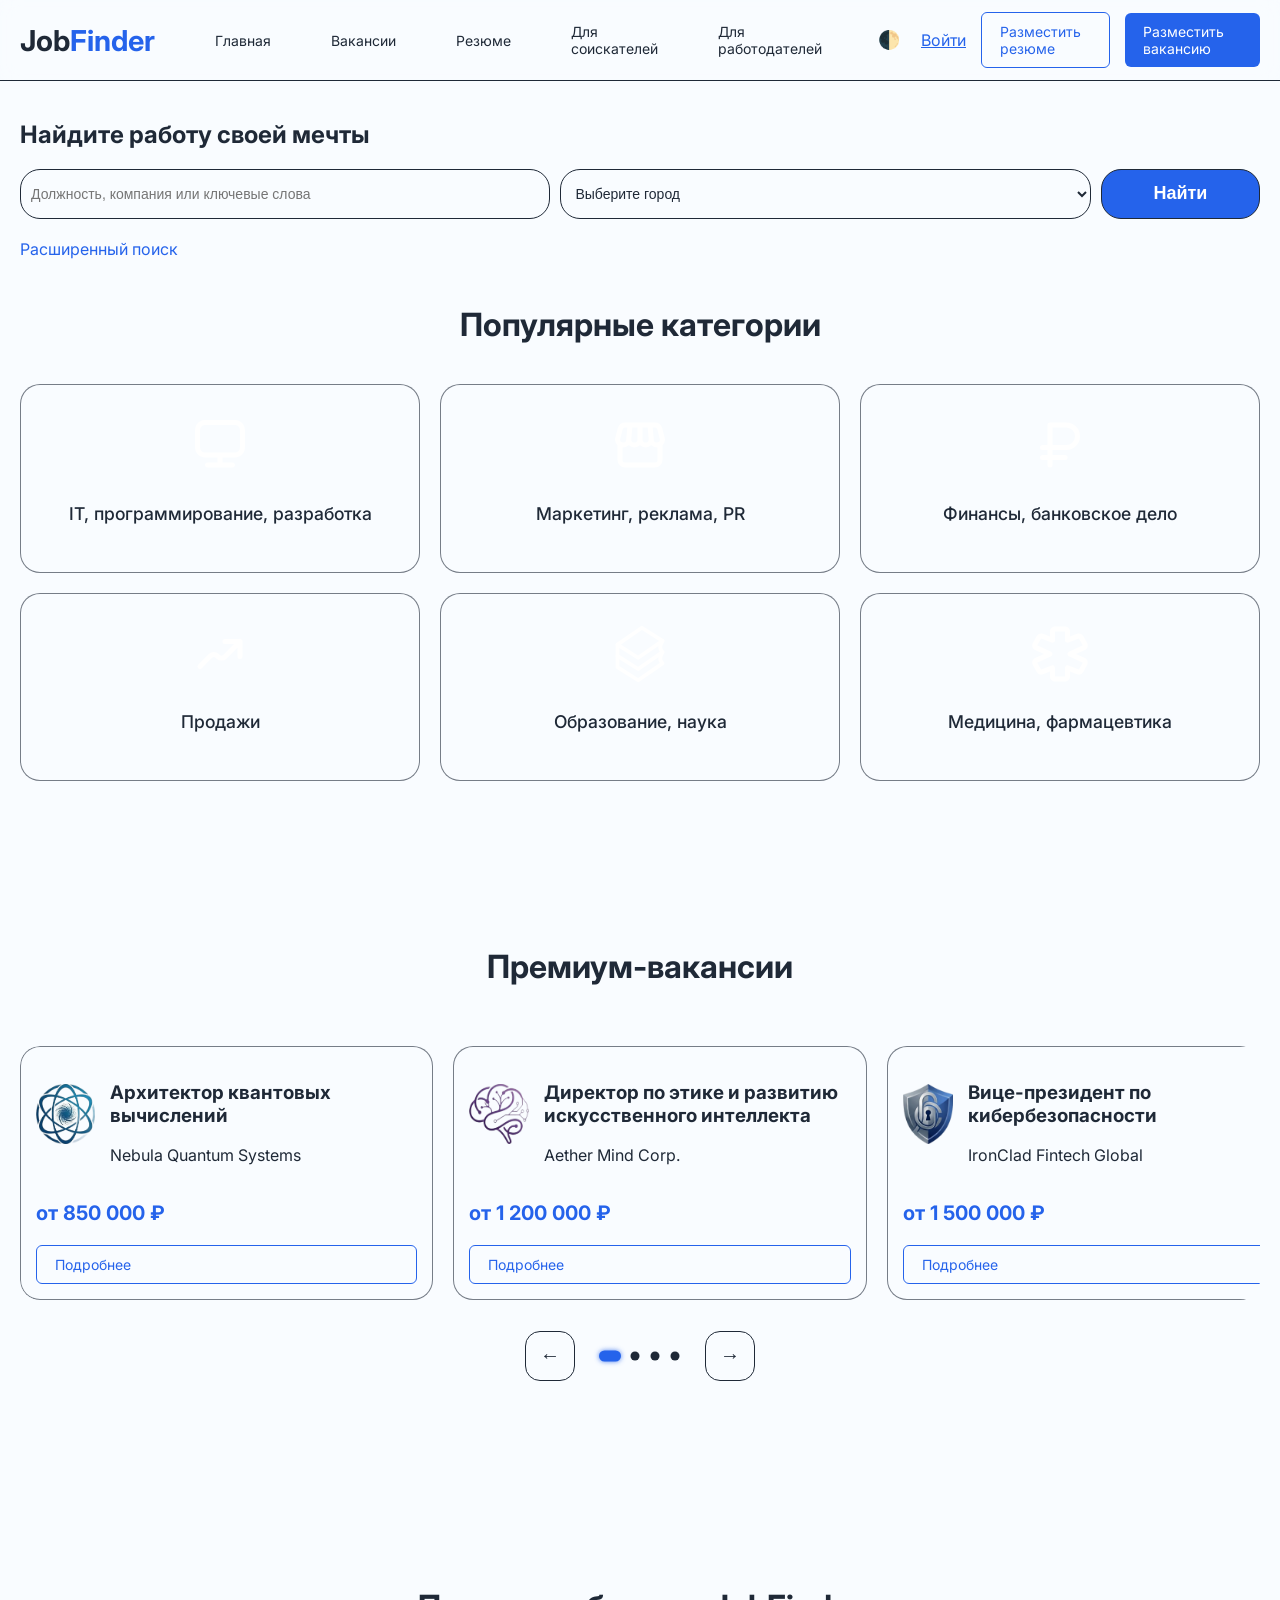
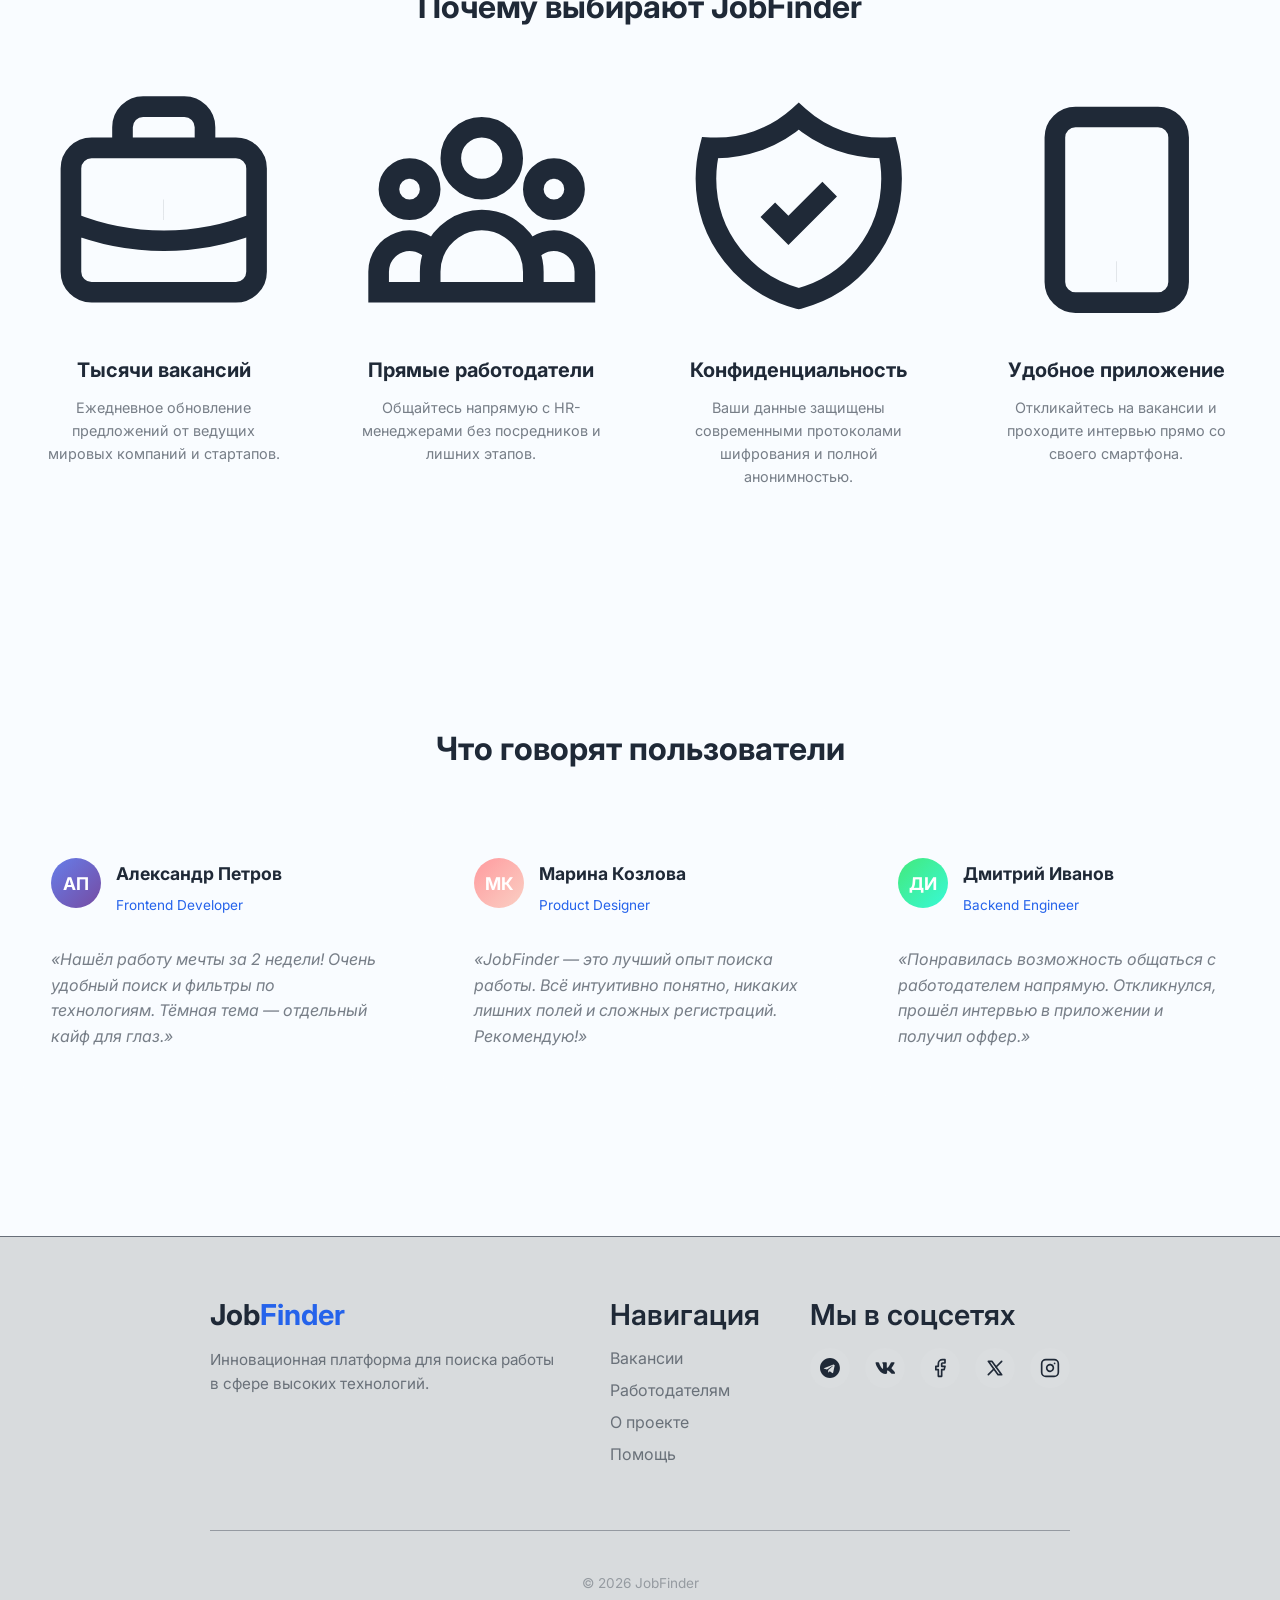
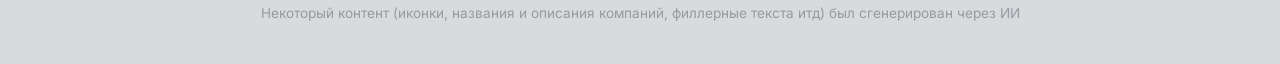
<file: index.html>
<!DOCTYPE html>
<html lang="ru">
<head>
    <meta charset="UTF-8">
    <meta name="viewport" content="width=device-width, initial-scale=1.0">
    <title>JobFinder — Поиск работы и сотрудников</title>
    <link rel="stylesheet" href="style.css">
    <script>
        (function() {
            const savedTheme = localStorage.getItem('theme');
            if (savedTheme === 'dark') {
                document.documentElement.setAttribute('data-theme', 'dark');
            }
        })();
    </script>

    <link rel="preconnect" href="https://fonts.googleapis.com">
    <link rel="preconnect" href="https://fonts.gstatic.com" crossorigin>
    <link href="https://fonts.googleapis.com/css2?family=Inter:ital,opsz,wght@0,14..32,100..900;1,14..32,100..900&display=swap" rel="stylesheet">
</head>
<body>
    <header class="header">
        <div class="header__container">
            <div class="header__logo">
                <a href="#" class="title">Job<span>Finder</span></a>
            </div>

            <button class="header__burger_menu" id="burger-toggle" aria-label="Открыть меню">
                <span></span>
                <span></span>
                <span></span>
            </button>

            <nav class="header__menu" id="nav-menu">
                <ul class="header__menu-list">
                    <li><a href="index.html">Главная</a></li>
                    <li><a href="vacancies.html">Вакансии</a></li>
                    <li><a href="resumes.html">Резюме</a></li>
                    <li><a href="#">Для соискателей</a></li>
                    <li><a href="#">Для работодателей</a></li>
                </ul>
                
                <div class="header__actions">
                    <button id="theme-toggle" class="header__theme-changer" title="Сменить тему">🌓</button>
                    <a href="login.html" class="btn-link">Войти</a>
                    <a href="#" class="btn btn-outline">Разместить резюме</a>
                    <a href="#" class="btn btn-primary">Разместить вакансию</a>
                </div>
            </nav>
        </div>
    </header>

    <div class="content">
        <section class="hero">
            <div class="container hero__container">
                <h1 class="hero__title">Найдите работу своей мечты</h1>
                <form class="search-form">
                    <div class="search-form__group search-form__group--input">
                        <input type="text" class="search-form__input" placeholder="Должность, компания или ключевые слова">
                    </div>
                    <div class="search-form__group search-form__group--select">
                        <select class="search-form__select">
                            <option value="">Выберите город</option>
                            <option value="msc">Москва</option>
                            <option value="spb">Санкт-Петербург</option>
                            <option value="kzn">Казань</option>
                            <option value="nov">Нижний Новгород</option>
                            <option value="bel">Белебей</option>
                            <option value="ufa">Уфа</option>
                            <option value="kgd">Калининград</option>
                            <option value="other">Другой</option>
                        </select>
                    </div>
                    <div class="search-form__group search-form__group--btn">
                        <button type="submit" class="btn btn-primary search-form__btn">Найти</button>
                    </div>
                </form>
                <a href="#" class="hero__link" id="extended-search__link">Расширенный поиск</a>
                <div class="extended-search__wrapper" id="extended-search">
                    <h2>Расширенный поиск</h2>
                    <div class="extended-search__filters">
                        <div class="filter-group">
                            <label for="experience">Опыт работы:</label>
                            <select id="experience" class="search-form__select">
                                <option value="">Любой</option>
                                <option value="none">Без опыта</option>
                                <option value="1-3">1-3 года</option>
                                <option value="3-5">3-5 лет</option>
                                <option value="5+">5 и более лет</option>
                            </select>
                        </div>

                        <div class="filter-group">
                            <label for="employment">Тип занятости:</label>
                            <select id="employment" class="search-form__select">
                                <option value="">Любой</option>
                                <option value="full-time">Полная занятость</option>
                                <option value="part-time">Частичная занятость</option>
                                <option value="freelance">Фриланс</option>
                                <option value="internship">Стажировка</option>
                            </select>
                        </div>

                        <div class="filter-group">
                            <label for="salary">Уровень зарплаты:</label>
                            <select id="salary" class="search-form__select">
                                <option value="">Любой</option>
                                <option value="0-50">До 50 000 ₽</option>
                                <option value="50-100">50 000 - 100 000 ₽</option>
                                <option value="100-150">100 000 - 150 000 ₽</option>
                                <option value="150+">150 000 ₽ и выше</option>
                            </select>
                        </div>

                        <div class="filter-group">
                            <label for="remote">Удаленная работа:</label>
                            <select id="remote" class="search-form__select">
                                <option value="">Любая</option>
                                <option value="remote-only">Только удаленная</option>
                                <option value="office-only">Только офисная</option>
                            </select>
                        </div>

                        <div class="filter-set-button">
                            <button type="submit" class="btn btn-primary search-form__btn" id="submit_filters">Применить фильтры</button>
                        </div>
                    </div>
                </div>
            </div>
        </section>

        <section class="categories">
            <div class="container categories__container">
                <h2 class="section-title">Популярные категории</h2>
                <div class="categories__grid">
                    <div class="category-card">
                        <div class="category-card__icon"><img src="it.svg" alt=""></div>
                        <h3 class="category-card__title">IT, программирование, разработка</h3>
                    </div>
                    <div class="category-card">
                        <div class="category-card__icon"><img src="marketing.svg" alt=""></div>
                        <h3 class="category-card__title">Маркетинг, реклама, PR</h3>
                    </div>
                    <div class="category-card">
                        <div class="category-card__icon"><img src="finance.svg" alt=""></div>
                        <h3 class="category-card__title">Финансы, банковское дело</h3>
                    </div>
                    <div class="category-card">
                        <div class="category-card__icon"><img src="sales.svg" alt=""></div>
                        <h3 class="category-card__title">Продажи</h3>
                    </div>
                    <div class="category-card">
                        <div class="category-card__icon"><img src="education.svg" alt=""></div>
                        <h3 class="category-card__title">Образование, наука</h3>
                    </div>
                    <div class="category-card">
                        <div class="category-card__icon"><img src="medicine.svg" alt=""></div>
                        <h3 class="category-card__title">Медицина, фармацевтика</h3>
                    </div>
                </div>
            </div>
        </section>

        <section class="premium-vacancies">
            <div class="container">
                <h2 class="section-title">Премиум-вакансии</h2>
            
                <div class="slider">
                    <div class="slider__container">
                        <div class="vacancy-card slider__slide">
                            <div class="vacancy-card__header">
                                <img src="pr1.png" alt="Logo" class="vacancy-card__logo">
                                <div class="vacancy-card__meta">
                                    <h3 class="vacancy-card__title">Архитектор квантовых вычислений</h3>
                                    <p class="vacancy-card__company">Nebula Quantum Systems</p>
                                </div>
                            </div>
                            <p class="vacancy-card__salary">от 850 000 ₽</p>
                            <a href="#" class="btn btn-outline vacancy-card__btn">Подробнее</a>
                        </div>

                        <div class="vacancy-card slider__slide">
                            <div class="vacancy-card__header">
                                <img src="pr2.png" alt="Logo" class="vacancy-card__logo">
                                <div class="vacancy-card__meta">
                                    <h3 class="vacancy-card__title">Директор по этике и развитию искусственного интеллекта</h3>
                                    <p class="vacancy-card__company">Aether Mind Corp.</p>
                                </div>
                            </div>
                            <p class="vacancy-card__salary">от 1 200 000 ₽</p>
                            <a href="#" class="btn btn-outline vacancy-card__btn">Подробнее</a>
                        </div>
                        
                        <div class="vacancy-card slider__slide">
                            <div class="vacancy-card__header">
                                <img src="pr3.png" alt="Logo" class="vacancy-card__logo">
                                <div class="vacancy-card__meta">
                                    <h3 class="vacancy-card__title">Вице-президент по кибербезопасности</h3>
                                    <p class="vacancy-card__company">IronClad Fintech Global</p>
                                </div>
                            </div>
                            <p class="vacancy-card__salary">от 1 500 000 ₽</p>
                            <a href="#" class="btn btn-outline vacancy-card__btn">Подробнее</a>
                        </div>

                        <div class="vacancy-card slider__slide">
                            <div class="vacancy-card__header">
                                <img src="pr3.png" alt="Logo" class="vacancy-card__logo">
                                <div class="vacancy-card__meta">
                                    <h3 class="vacancy-card__title">Ведущий специалист по экспертизе блокчейна</h3>
                                    <p class="vacancy-card__company">IronClad Fintech Global</p>
                                </div>
                            </div>
                            <p class="vacancy-card__salary">от 950 000 ₽</p>
                            <a href="#" class="btn btn-outline vacancy-card__btn">Подробнее</a>
                        </div>
                    </div>

                    <div class="slider__nav">
                        <button class="slider__arrow slider__arrow--prev" aria-label="Назад">←</button>
                        <div class="slider__dots">
                            <span class="slider__dot slider__dot--active"></span>
                            <span class="slider__dot"></span>
                            <span class="slider__dot"></span>
                            <span class="slider__dot"></span>
                        </div>
                        <button class="slider__arrow slider__arrow--next" aria-label="Вперед">→</button>
                    </div>
                </div>
            </div>
        </section>

        <section class="features">
            <div class="container">
                <h2 class="section-title">Почему выбирают JobFinder</h2>
                <div class="features__grid">
                    <div class="feature-card">
                        <div class="feature-card__icon">
                            <svg viewBox="0 0 24 24" fill="none" stroke="currentColor" stroke-width="2">
                                <path d="M21 13.255A23.931 23.931 0 0112 15c-3.183 0-6.22-.62-9-1.745M16 6V4a2 2 0 00-2-2h-4a2 2 0 00-2 2v2m4 6h.01M5 20h14a2 2 0 002-2V8a2 2 0 00-2-2H5a2 2 0 00-2 2v10a2 2 0 002 2z" />
                            </svg>
                        </div>
                        <h3 class="feature-card__title">Тысячи вакансий</h3>
                        <p class="feature-card__text">Ежедневное обновление предложений от ведущих мировых компаний и стартапов.</p>
                    </div>

                    <div class="feature-card">
                        <div class="feature-card__icon">
                            <svg viewBox="0 0 24 24" fill="none" stroke="currentColor" stroke-width="2">
                                <path d="M17 20h5v-2a3 3 0 00-5.356-1.857M17 20H7m10 0v-2c0-.656-.126-1.283-.356-1.857M7 20H2v-2a3 3 0 015.356-1.857M7 20v-2c0-.656.126-1.283.356-1.857m0 0a5.002 5.002 0 019.288 0M15 7a3 3 0 11-6 0 3 3 0 016 0zm6 3a2 2 0 11-4 0 2 2 0 014 0zM7 10a2 2 0 11-4 0 2 2 0 014 0z" />
                            </svg>
                        </div>
                        <h3 class="feature-card__title">Прямые работодатели</h3>
                        <p class="feature-card__text">Общайтесь напрямую с HR-менеджерами без посредников и лишних этапов.</p>
                    </div>

                    <div class="feature-card">
                        <div class="feature-card__icon">
                            <svg viewBox="0 0 24 24" fill="none" stroke="currentColor" stroke-width="2">
                                <path d="M9 12l2 2 4-4m5.618-4.016A11.955 11.955 0 0112 2.944a11.955 11.955 0 01-8.618 3.04A12.02 12.02 0 003 9c0 5.591 3.824 10.29 9 11.622 5.176-1.332 9-6.03 9-11.622 0-1.042-.133-2.052-.382-3.016z" />
                            </svg>
                        </div>
                        <h3 class="feature-card__title">Конфиденциальность</h3>
                        <p class="feature-card__text">Ваши данные защищены современными протоколами шифрования и полной анонимностью.</p>
                    </div>

                    <div class="feature-card">
                        <div class="feature-card__icon">
                            <svg viewBox="0 0 24 24" fill="none" stroke="currentColor" stroke-width="2">
                                <path d="M12 18h.01M8 21h8a2 2 0 002-2V5a2 2 0 00-2-2H8a2 2 0 00-2 2v14a2 2 0 002 2z" />
                            </svg>
                        </div>
                        <h3 class="feature-card__title">Удобное приложение</h3>
                        <p class="feature-card__text">Откликайтесь на вакансии и проходите интервью прямо со своего смартфона.</p>
                    </div>
                </div>
            </div>
        </section>

        <section class="reviews">
            <div class="container">
                <h2 class="section-title">Что говорят пользователи</h2>
                <div class="reviews__grid">
                    <div class="review-card">
                        <div class="review-card__user">
                            <div class="review-card__avatar" style="background: linear-gradient(135deg, #667eea, #764ba2);">АП</div>
                            <div class="review-card__info">
                                <h4 class="review-card__name">Александр Петров</h4>
                                <p class="review-card__pos">Frontend Developer</p>
                            </div>
                        </div>
                        <p class="review-card__text">«Нашёл работу мечты за 2 недели! Очень удобный поиск и фильтры по технологиям. Тёмная тема — отдельный кайф для глаз.»</p>
                    </div>

                    <div class="review-card">
                        <div class="review-card__user">
                            <div class="review-card__avatar" style="background: linear-gradient(135deg, #ff9a9e, #fad0c4);">МК</div>
                            <div class="review-card__info">
                                <h4 class="review-card__name">Марина Козлова</h4>
                                <p class="review-card__pos">Product Designer</p>
                            </div>
                        </div>
                        <p class="review-card__text">«JobFinder — это лучший опыт поиска работы. Всё интуитивно понятно, никаких лишних полей и сложных регистраций. Рекомендую!»</p>
                    </div>

                    <div class="review-card">
                        <div class="review-card__user">
                            <div class="review-card__avatar" style="background: linear-gradient(135deg, #43e97b, #38f9d7);">ДИ</div>
                            <div class="review-card__info">
                                <h4 class="review-card__name">Дмитрий Иванов</h4>
                                <p class="review-card__pos">Backend Engineer</p>
                            </div>
                        </div>
                        <p class="review-card__text">«Понравилась возможность общаться с работодателем напрямую. Откликнулся, прошёл интервью в приложении и получил оффер.»</p>
                    </div>
                </div>
            </div>
        </section>
    </div>

    <footer class="footer">
        <div class="container">
            <div class="footer__content">
                <div class="footer__info">
                    <div class="header__logo">
                        <a href="#" class="title">Job<span>Finder</span></a>
                    </div>
                    <p class="footer__description">Инновационная платформа для поиска работы в сфере высоких технологий.</p>
                </div>

                <div class="footer__nav">
                    <h4 class="footer__title">Навигация</h4>
                    <ul class="footer__links">
                        <li><a href="#">Вакансии</a></li>
                        <li><a href="#">Работодателям</a></li>
                        <li><a href="#">О проекте</a></li>
                        <li><a href="#">Помощь</a></li>
                    </ul>
                </div>

                <div class="footer__social">
                    <h4 class="footer__title">Мы в соцсетях</h4>
                    <div class="social-links">
                        <a href="#" class="social-link telegram">
                            <svg viewBox="0 0 24 24" fill="currentColor">
                                <path d="M11.944 0C5.346 0 0 5.346 0 11.944c0 6.598 5.346 11.944 11.944 11.944 6.598 0 11.944-5.346 11.944-11.944C23.888 5.346 18.542 0 11.944 0zm5.806 8.336l-1.95 9.197c-.147.652-.533.813-1.08.504l-2.97-2.188-1.432 1.378c-.158.158-.291.291-.597.291l.213-3.022 5.502-4.969c.239-.213-.052-.332-.37-.12l-6.799 4.282-2.928-.916c-.636-.2-1.272-.213-.648-.6l11.413-4.4c.528-.191 1.056.12 1.056.842v.021z"/>
                            </svg>
                        </a>
                        <a href="#" class="social-link vk">
                            <svg viewBox="0 0 24 24" fill="currentColor">
                                <path d="M23.45 5.948c.166-.546 0-.948-.783-.948h-2.594c-.658 0-.962.347-1.127.73 0 0-1.32 3.207-3.188 5.286-.603.603-.873.796-1.203.796-.165 0-.413-.193-.413-.747v-5.118c0-.658-.192-.948-.74-.948h-4.076c-.412 0-.66.306-.66.596 0 .624.932.768 1.028 2.527v3.818c0 .837-.152.99-.482.99-.873 0-3.001-3.223-4.257-6.91-.25-.72-.501-1.01-1.163-1.01H1.545c-.742 0-.89.347-.89.73 0 .686.878 4.09 4.1 8.598 2.146 3.078 5.17 4.75 7.918 4.75 1.65 0 1.853-.37 1.853-1.01v-2.324c0-.742.157-.89.654-.89.363 0 1.006.182 2.476 1.6 1.683 1.683 1.96 2.448 2.91 2.448h2.593c.742 0 1.112-.37.898-1.1-.235-.727-1.07-1.782-2.181-3.045-.603-.714-1.507-1.485-1.783-1.876-.384-.504-.274-.72 0-1.163 0 0 3.142-4.42 3.467-5.917z"/>
                            </svg>
                        </a>
                        <a href="#" class="social-link facebook">
                            <svg viewBox="0 0 24 24" fill="none" stroke="currentColor" stroke-width="2" stroke-linecap="round" stroke-linejoin="round">
                                <path d="M18 2h-3a5 5 0 0 0-5 5v3H7v4h3v8h4v-8h3l1-4h-4V7a1 1 0 0 1 1-1h3z"></path>
                            </svg>
                        </a>
                        <a href="#" class="social-link twitter">
                            <svg viewBox="0 0 24 24" fill="none" stroke="currentColor" stroke-width="2" stroke-linecap="round" stroke-linejoin="round">
                                <path d="M4 4l11.733 16h4.267l-11.733 -16z"></path>
                                <path d="M4 20l6.768 -6.768m2.46 -2.46l6.772 -6.772"></path>
                            </svg>
                        </a>
                        <a href="#" class="social-link instagram">
                            <svg viewBox="0 0 24 24" fill="none" stroke="currentColor" stroke-width="2" stroke-linecap="round" stroke-linejoin="round">
                                <rect x="2" y="2" width="20" height="20" rx="5" ry="5"></rect>
                                <path d="M16 11.37A4 4 0 1 1 12.63 8 4 4 0 0 1 16 11.37z"></path>
                                <line x1="17.5" y1="6.5" x2="17.51" y2="6.5"></line>
                            </svg>
                        </a>
                    </div>
                </div>
            </div>

            <div class="footer__bottom">
                <p>© 2026 JobFinder</p>
                <p class="footer__disclaimer">Некоторый контент (иконки, названия и описания компаний, филлерные текста итд) был сгенерирован через ИИ</p>
            </div>
        </div>
    </footer>

    <script src="script.js"></script>
</body>
</html>
</file>
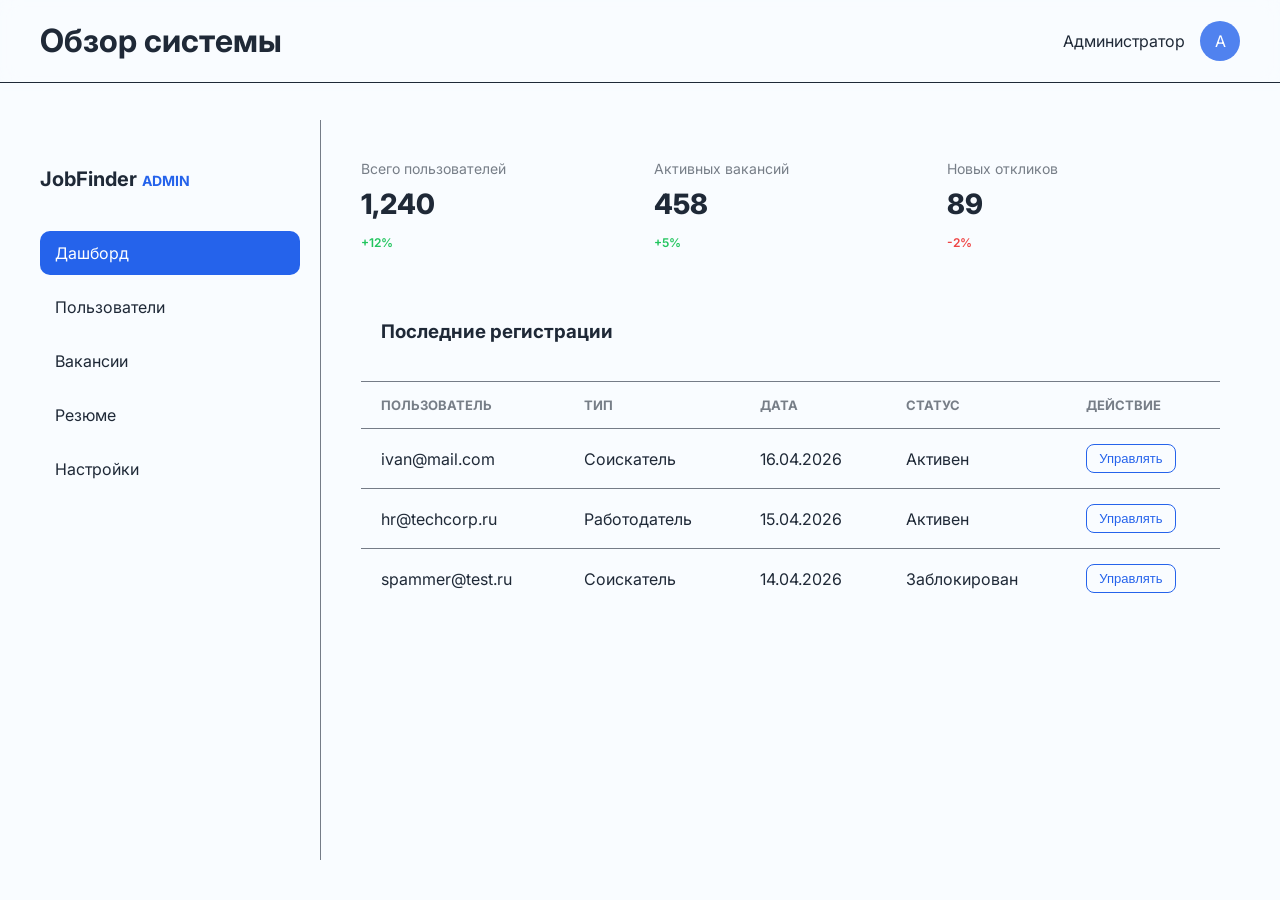
<file: admin.html>
<!DOCTYPE html>
<html lang="ru">
<head>
    <meta charset="UTF-8">
    <meta name="viewport" content="width=device-width, initial-scale=1.0">
    <title>JobFinder — Панель администрации</title>
    <link rel="stylesheet" href="style.css">
    <link rel="stylesheet" href="admin.css">
    <script>
        (function() {
            const savedTheme = localStorage.getItem('theme');
            if (savedTheme === 'dark') {
                document.documentElement.setAttribute('data-theme', 'dark');
            }
        })();
    </script>

    <link rel="preconnect" href="https://fonts.googleapis.com">
    <link rel="preconnect" href="https://fonts.gstatic.com" crossorigin>
    <link href="https://fonts.googleapis.com/css2?family=Inter:ital,opsz,wght@0,14..32,100..900;1,14..32,100..900&display=swap" rel="stylesheet">
</head>
<body>
    <div class="content">
        <div class="admin-page">
            <aside class="admin-sidebar">
                <div class="admin-logo">
                    <h2>JobFinder <span>Admin</span></h2>
                </div>
                <nav class="admin-nav">
                    <a href="#" class="nav-item active">Дашборд</a>
                    <a href="#" class="nav-item">Пользователи</a>
                    <a href="#" class="nav-item">Вакансии</a>
                    <a href="#" class="nav-item">Резюме</a>
                    <a href="#" class="nav-item">Настройки</a>
                </nav>
            </aside>

            <main class="admin-main">
                <header class="admin-header">
                    <h1>Обзор системы</h1>
                    <div class="admin-user-info">
                        <span>Администратор</span>
                        <div class="admin-avatar">A</div>
                    </div>
                </header>

                <div class="admin-stats-grid">
                    <div class="profile-card stat-card">
                        <span class="stat-title">Всего пользователей</span>
                        <span class="stat-value">1,240</span>
                        <span class="stat-trend plus">+12%</span>
                    </div>
                    <div class="profile-card stat-card">
                        <span class="stat-title">Активных вакансий</span>
                        <span class="stat-value">458</span>
                        <span class="stat-trend plus">+5%</span>
                    </div>
                    <div class="profile-card stat-card">
                        <span class="stat-title">Новых откликов</span>
                        <span class="stat-value">89</span>
                        <span class="stat-trend minus">-2%</span>
                    </div>
                </div>

                <div class="profile-card admin-table-card">
                    <h3>Последние регистрации</h3>
                    <div class="table-wrapper">
                        <table class="admin-table">
                            <thead>
                                <tr>
                                    <th>Пользователь</th>
                                    <th>Тип</th>
                                    <th>Дата</th>
                                    <th>Статус</th>
                                    <th>Действие</th>
                                </tr>
                            </thead>
                            <tbody>
                                <tr>
                                    <td>ivan@mail.com</td>
                                    <td>Соискатель</td>
                                    <td>16.04.2026</td>
                                    <td><span class="status-badge active">Активен</span></td>
                                    <td><button class="btn-table">Управлять</button></td>
                                </tr>
                                <tr>
                                    <td>hr@techcorp.ru</td>
                                    <td>Работодатель</td>
                                    <td>15.04.2026</td>
                                    <td><span class="status-badge active">Активен</span></td>
                                    <td><button class="btn-table">Управлять</button></td>
                                </tr>
                                <tr>
                                    <td>spammer@test.ru</td>
                                    <td>Соискатель</td>
                                    <td>14.04.2026</td>
                                    <td><span class="status-badge archived">Заблокирован</span></td>
                                    <td><button class="btn-table">Управлять</button></td>
                                </tr>
                            </tbody>
                        </table>
                    </div>
                </div>
            </main>
        </div>
    </div>

    <script src="script.js"></script>
</body>
</html>
</file>
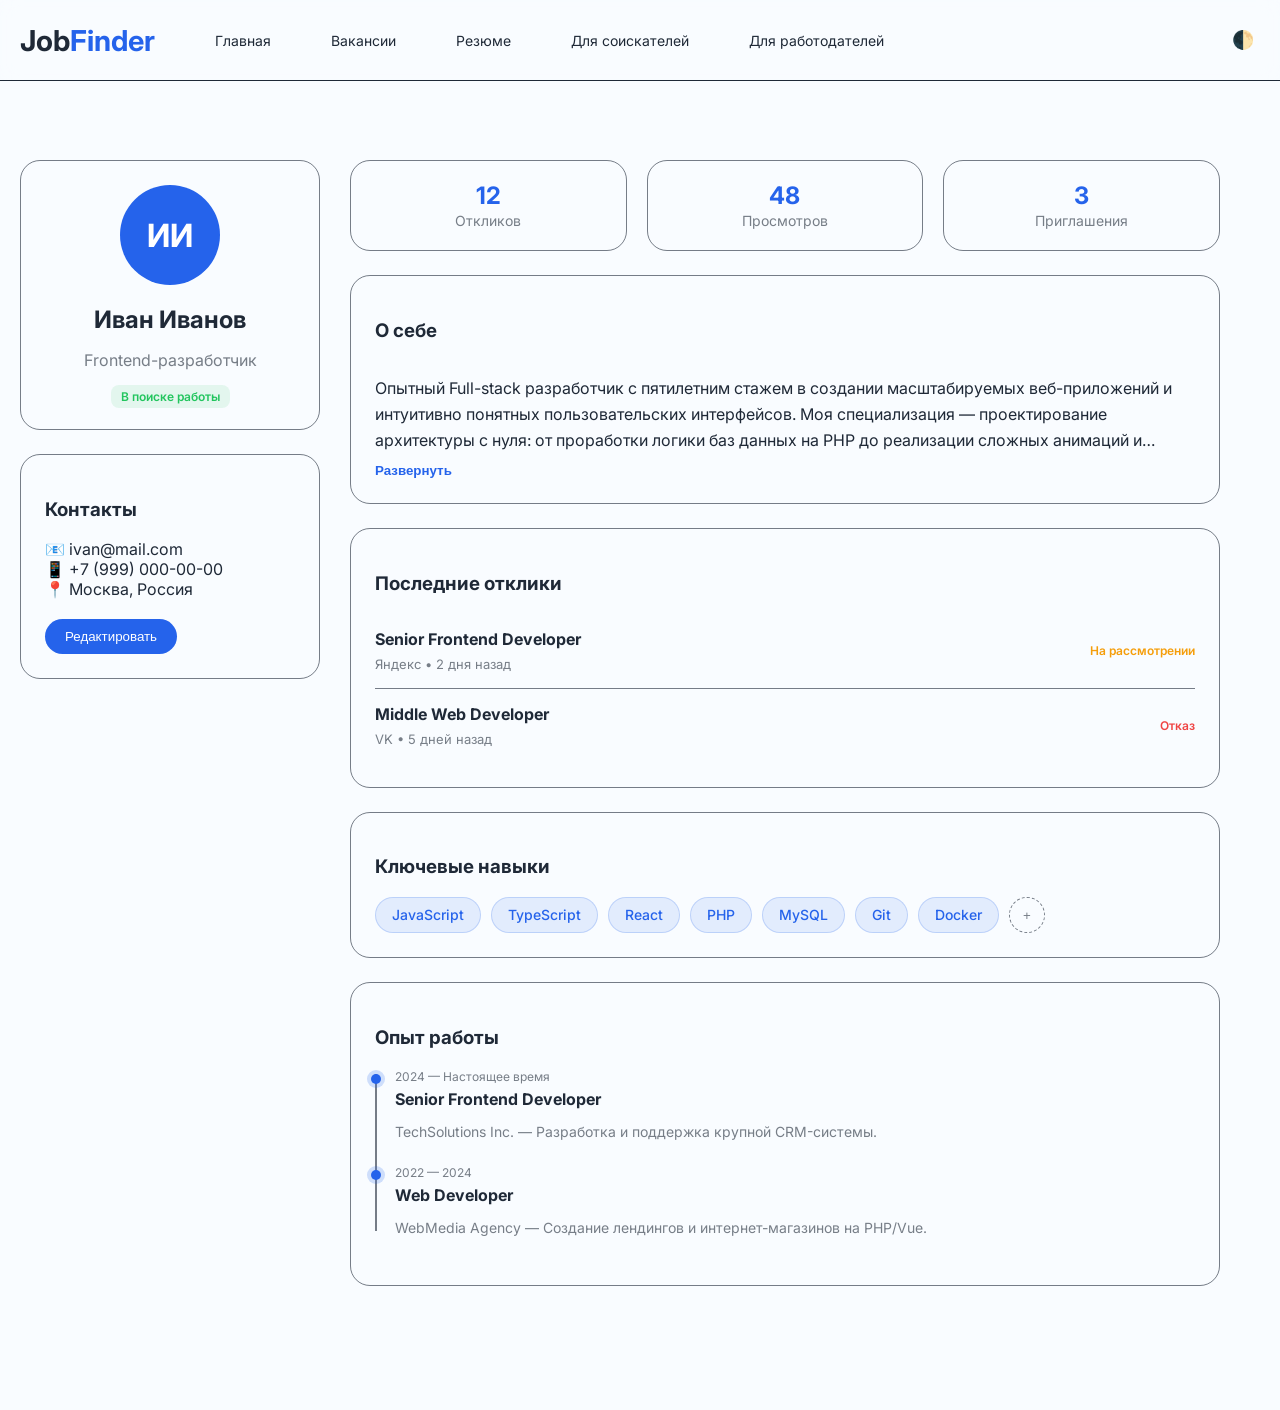
<file: profile-candidate.html>
<!DOCTYPE html>
<html lang="ru">
<head>
    <meta charset="UTF-8">
    <meta name="viewport" content="width=device-width, initial-scale=1.0">
    <title>JobFinder — Профиль</title>
    <link rel="stylesheet" href="style.css">
    <link rel="stylesheet" href="profile.css">
    <script>
        (function() {
            const savedTheme = localStorage.getItem('theme');
            if (savedTheme === 'dark') {
                document.documentElement.setAttribute('data-theme', 'dark');
            }
        })();
    </script>

    <link rel="preconnect" href="https://fonts.googleapis.com">
    <link rel="preconnect" href="https://fonts.gstatic.com" crossorigin>
    <link href="https://fonts.googleapis.com/css2?family=Inter:ital,opsz,wght@0,14..32,100..900;1,14..32,100..900&display=swap" rel="stylesheet">
</head>
<body>
    <header class="header">
        <div class="header__container">
            <div class="header__logo">
                <a href="#" class="title">Job<span>Finder</span></a>
            </div>

            <button class="header__burger_menu" id="burger-toggle" aria-label="Открыть меню">
                <span></span>
                <span></span>
                <span></span>
            </button>

            <nav class="header__menu" id="nav-menu">
                <ul class="header__menu-list">
                    <li><a href="index.html">Главная</a></li>
                    <li><a href="vacancies.html">Вакансии</a></li>
                    <li><a href="resumes.html">Резюме</a></li>
                    <li><a href="#">Для соискателей</a></li>
                    <li><a href="#">Для работодателей</a></li>
                </ul>
                
                <div class="header__actions">
                    <button id="theme-toggle" class="header__theme-changer" title="Сменить тему">🌓</button>
                </div>
            </nav>
        </div>
    </header>

    <div class="content">
        <main class="profile-page">
            <div class="container profile-container">
                <aside class="profile-sidebar">
                    <div class="profile-card user-info">
                        <div class="profile-avatar">
                            <span>ИИ</span> </div>
                        <h2>Иван Иванов</h2>
                        <p class="user-role">Frontend-разработчик</p>
                        <div class="user-status">
                            <span class="status-badge active">В поиске работы</span>
                        </div>
                    </div>

                    <div class="profile-card user-contacts">
                        <h3>Контакты</h3>
                        <ul class="contact-list">
                            <li><span>📧</span> ivan@mail.com</li>
                            <li><span>📱</span> +7 (999) 000-00-00</li>
                            <li><span>📍</span> Москва, Россия</li>
                        </ul>
                        <button class="btn-edit-profile">Редактировать</button>
                    </div>
                </aside>

                <section class="profile-content">
                    <div class="stats-grid">
                        <div class="stat-item">
                            <span class="stat-count">12</span>
                            <span class="stat-label">Откликов</span>
                        </div>
                        <div class="stat-item">
                            <span class="stat-count">48</span>
                            <span class="stat-label">Просмотров</span>
                        </div>
                        <div class="stat-item">
                            <span class="stat-count">3</span>
                            <span class="stat-label">Приглашения</span>
                        </div>
                    </div>

                    <div class="profile-card section-card">
                        <h3>О себе</h3>
                        <div class="description-content" id="desc-container">
                            <p>
                                Опытный Full-stack разработчик с пятилетним стажем в создании масштабируемых веб-приложений и интуитивно понятных пользовательских интерфейсов. Моя специализация — проектирование архитектуры с нуля: от проработки логики баз данных на PHP до реализации сложных анимаций и адаптивной верстки на React и Vue. 
                                <br><br>
                                В работе придерживаюсь принципа "Clean Code" и всегда уделяю особое внимание производительности и доступности интерфейсов. Имею опыт интеграции сторонних API, настройки CI/CD процессов и оптимизации высоконагруженных систем. 
                                <br><br>
                                Помимо технической части, активно участвую в жизни продукта: анализирую пользовательские метрики, провожу code-review и помогаю команде находить оптимальные балансы между скоростью разработки и качеством кода. Постоянно изучаю новые инструменты и методологии, чтобы внедрять в проекты только актуальные и надежные решения. Ищу команду, нацеленную на создание социально значимых и технологичных продуктов.
                            </p>
                        </div>
                        <button type="button" class="btn-expand" id="btn-expand">Развернуть</button>
                    </div>

                    <div class="profile-card section-card">
                        <h3>Последние отклики</h3>
                        <div class="applications-list">
                            <div class="app-item">
                                <div class="app-info">
                                    <strong>Senior Frontend Developer</strong>
                                    <span>Яндекс • 2 дня назад</span>
                                </div>
                                <span class="app-status status-review">На рассмотрении</span>
                            </div>
                            <div class="app-item">
                                <div class="app-info">
                                    <strong>Middle Web Developer</strong>
                                    <span>VK • 5 дней назад</span>
                                </div>
                                <span class="app-status status-reject">Отказ</span>
                            </div>
                        </div>
                    </div>

                    <div class="profile-card section-card">
                        <h3>Ключевые навыки</h3>
                        <div class="skills-flex">
                            <span class="skill-tag">JavaScript</span>
                            <span class="skill-tag">TypeScript</span>
                            <span class="skill-tag">React</span>
                            <span class="skill-tag">PHP</span>
                            <span class="skill-tag">MySQL</span>
                            <span class="skill-tag">Git</span>
                            <span class="skill-tag">Docker</span>
                            <button class="btn-add-skill">+</button>
                        </div>
                    </div>

                    <div class="profile-card section-card">
                        <h3>Опыт работы</h3>
                        <div class="timeline">
                            <div class="timeline-item">
                                <div class="timeline-dot"></div>
                                <div class="timeline-date">2024 — Настоящее время</div>
                                <div class="timeline-info">
                                    <strong>Senior Frontend Developer</strong>
                                    <p>TechSolutions Inc. — Разработка и поддержка крупной CRM-системы.</p>
                                </div>
                            </div>

                            <div class="timeline-item">
                                <div class="timeline-dot"></div>
                                <div class="timeline-date">2022 — 2024</div>
                                <div class="timeline-info">
                                    <strong>Web Developer</strong>
                                    <p>WebMedia Agency — Создание лендингов и интернет-магазинов на PHP/Vue.</p>
                                </div>
                            </div>
                        </div>
                    </div>
                </section>
            </div>
        </main>
    </div>

    <script src="script.js"></script>
</body>
</html>
</file>
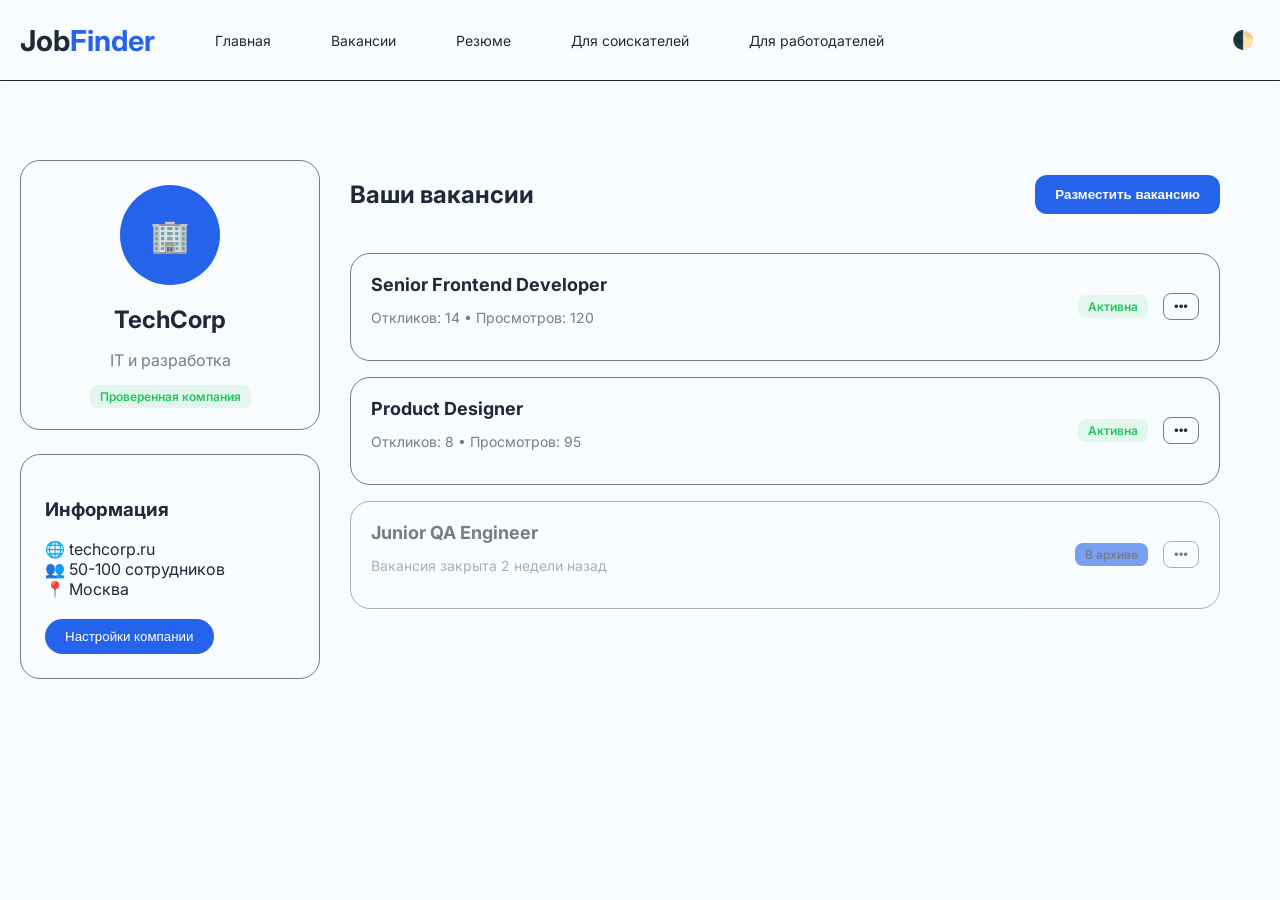
<file: profile-employer.html>
<!DOCTYPE html>
<html lang="ru">
<head>
    <meta charset="UTF-8">
    <meta name="viewport" content="width=device-width, initial-scale=1.0">
    <title>JobFinder — Профиль</title>
    <link rel="stylesheet" href="style.css">
    <link rel="stylesheet" href="profile.css">
    <script>
        (function() {
            const savedTheme = localStorage.getItem('theme');
            if (savedTheme === 'dark') {
                document.documentElement.setAttribute('data-theme', 'dark');
            }
        })();
    </script>

    <link rel="preconnect" href="https://fonts.googleapis.com">
    <link rel="preconnect" href="https://fonts.gstatic.com" crossorigin>
    <link href="https://fonts.googleapis.com/css2?family=Inter:ital,opsz,wght@0,14..32,100..900;1,14..32,100..900&display=swap" rel="stylesheet">
</head>
<body>
    <header class="header">
        <div class="header__container">
            <div class="header__logo">
                <a href="#" class="title">Job<span>Finder</span></a>
            </div>

            <button class="header__burger_menu" id="burger-toggle" aria-label="Открыть меню">
                <span></span>
                <span></span>
                <span></span>
            </button>

            <nav class="header__menu" id="nav-menu">
                <ul class="header__menu-list">
                    <li><a href="index.html">Главная</a></li>
                    <li><a href="vacancies.html">Вакансии</a></li>
                    <li><a href="resumes.html">Резюме</a></li>
                    <li><a href="#">Для соискателей</a></li>
                    <li><a href="#">Для работодателей</a></li>
                </ul>
                
                <div class="header__actions">
                    <button id="theme-toggle" class="header__theme-changer" title="Сменить тему">🌓</button>
                </div>
            </nav>
        </div>
    </header>

    <div class="content">
        <main class="profile-page">
            <div class="container profile-container">
                <aside class="profile-sidebar">
                    <div class="profile-card user-info">
                        <div class="profile-avatar company-logo">
                            <span>🏢</span> 
                        </div>
                        <h2>TechCorp</h2>
                        <p class="user-role">IT и разработка</p>
                        <div class="user-status">
                            <span class="status-badge active">Проверенная компания</span>
                        </div>
                    </div>

                    <div class="profile-card user-contacts">
                        <h3>Информация</h3>
                        <ul class="contact-list">
                            <li><span>🌐</span> techcorp.ru</li>
                            <li><span>👥</span> 50-100 сотрудников</li>
                            <li><span>📍</span> Москва</li>
                        </ul>
                        <button class="btn-edit-profile">Настройки компании</button>
                    </div>
                </aside>

                <section class="profile-content">
                    <div class="content-header">
                        <h2>Ваши вакансии</h3>
                        <button class="btn-add-vacancy">Разместить вакансию</button>
                    </div>

                    <div class="vacancies-list">
                        <div class="profile-card vacancy-item">
                            <div class="vacancy-info">
                                <strong>Senior Frontend Developer</strong>
                                <p>Откликов: 14 • Просмотров: 120</p>
                            </div>
                            <div class="vacancy-actions">
                                <span class="status-badge active">Активна</span>
                                <button class="btn-more">•••</button>
                            </div>
                        </div>

                        <div class="profile-card vacancy-item">
                            <div class="vacancy-info">
                                <strong>Product Designer</strong>
                                <p>Откликов: 8 • Просмотров: 95</p>
                            </div>
                            <div class="vacancy-actions">
                                <span class="status-badge active">Активна</span>
                                <button class="btn-more">•••</button>
                            </div>
                        </div>
                        
                        <div class="profile-card vacancy-item archived">
                            <div class="vacancy-info">
                                <strong>Junior QA Engineer</strong>
                                <p>Вакансия закрыта 2 недели назад</p>
                            </div>
                            <div class="vacancy-actions">
                                <span class="status-badge">В архиве</span>
                                <button class="btn-more">•••</button>
                            </div>
                        </div>
                    </div>
                </section>
            </div>
        </main>
    </div>
    

    <script src="script.js"></script>
</body>
</html>
</file>
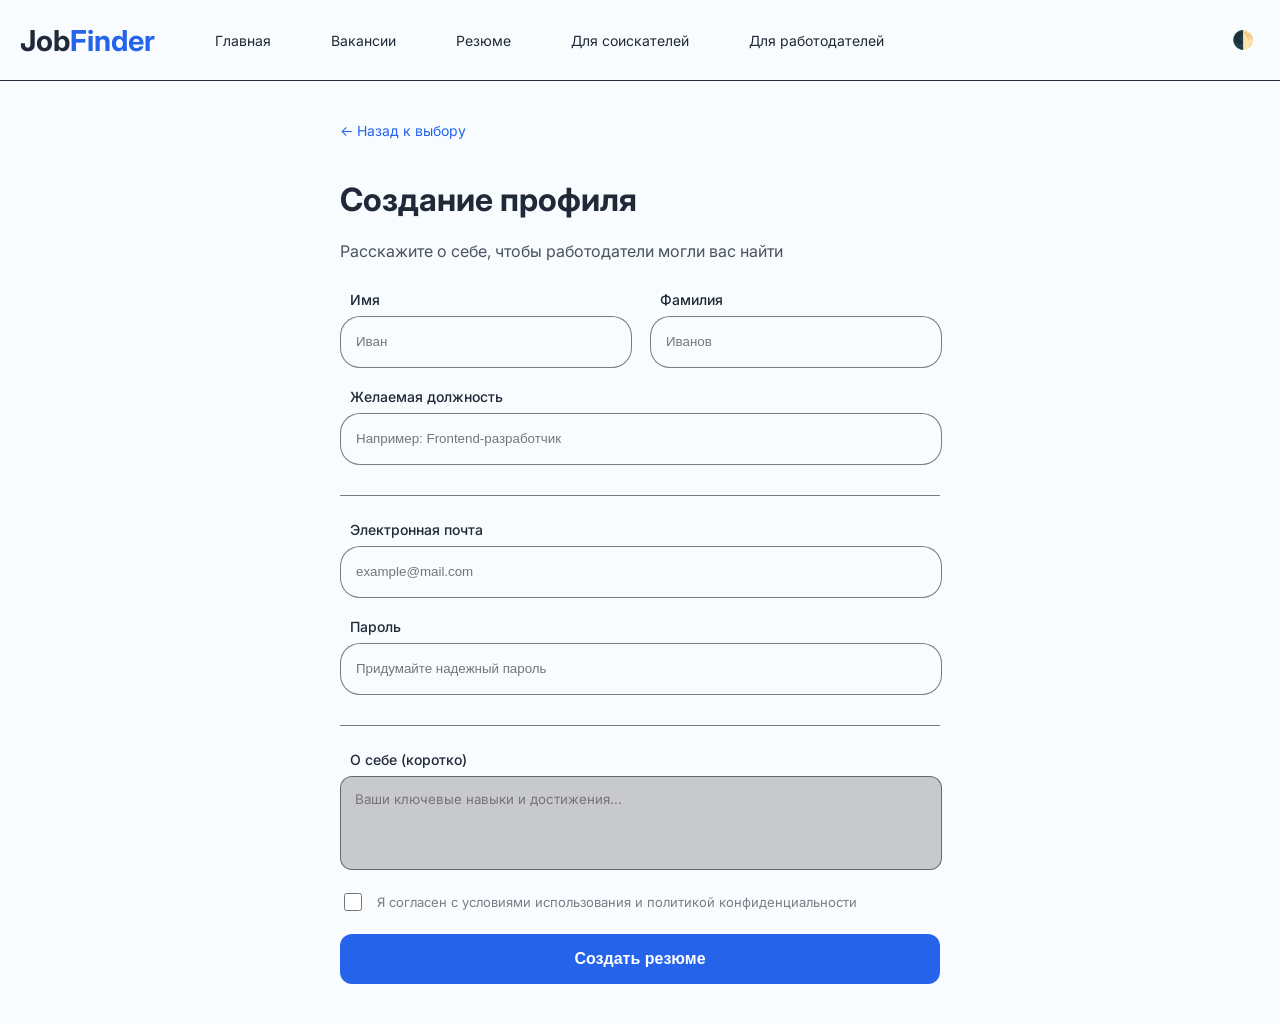
<file: register-candidate.html>
<!DOCTYPE html>
<html lang="ru">
<head>
    <meta charset="UTF-8">
    <meta name="viewport" content="width=device-width, initial-scale=1.0">
    <title>JobFinder — Регистрация</title>
    <link rel="stylesheet" href="style.css">
    <script>
        (function() {
            const savedTheme = localStorage.getItem('theme');
            if (savedTheme === 'dark') {
                document.documentElement.setAttribute('data-theme', 'dark');
            }
        })();
    </script>

    <link rel="preconnect" href="https://fonts.googleapis.com">
    <link rel="preconnect" href="https://fonts.gstatic.com" crossorigin>
    <link href="https://fonts.googleapis.com/css2?family=Inter:ital,opsz,wght@0,14..32,100..900;1,14..32,100..900&display=swap" rel="stylesheet">
</head>
<body>
    <header class="header">
        <div class="header__container">
            <div class="header__logo">
                <a href="#" class="title">Job<span>Finder</span></a>
            </div>

            <button class="header__burger_menu" id="burger-toggle" aria-label="Открыть меню">
                <span></span>
                <span></span>
                <span></span>
            </button>

            <nav class="header__menu" id="nav-menu">
                <ul class="header__menu-list">
                    <li><a href="index.html">Главная</a></li>
                    <li><a href="vacancies.html">Вакансии</a></li>
                    <li><a href="resumes.html">Резюме</a></li>
                    <li><a href="#">Для соискателей</a></li>
                    <li><a href="#">Для работодателей</a></li>
                </ul>
                
                <div class="header__actions">
                    <button id="theme-toggle" class="header__theme-changer" title="Сменить тему">🌓</button>
                </div>
            </nav>
        </div>
    </header>
    
    <main class="auth-page">
        <div class="auth-card register-card">
            <div class="auth-header">
                <a href="register-type.html" class="back-link">← Назад к выбору</a>
                <h1>Создание профиля</h1>
                <p>Расскажите о себе, чтобы работодатели могли вас найти</p>
            </div>

            <form class="register-form">
                <div class="form-section">
                    <div class="form-row">
                        <div class="form-group">
                            <label>Имя</label>
                            <input type="text" placeholder="Иван" required>
                        </div>
                        <div class="form-group">
                            <label>Фамилия</label>
                            <input type="text" placeholder="Иванов" required>
                        </div>
                    </div>

                    <div class="form-group">
                        <label>Желаемая должность</label>
                        <input type="text" placeholder="Например: Frontend-разработчик">
                    </div>
                </div>

                <div class="form-section">
                    <div class="form-group">
                        <label>Электронная почта</label>
                        <input type="email" placeholder="example@mail.com" required>
                    </div>
                    <div class="form-group">
                        <label>Пароль</label>
                        <input type="password" placeholder="Придумайте надежный пароль" required>
                    </div>
                </div>

                <div class="form-group">
                    <label>О себе (коротко)</label>
                    <textarea placeholder="Ваши ключевые навыки и достижения..." rows="4"></textarea>
                </div>

                <div class="form-checkbox">
                    <input type="checkbox" id="terms" required>
                    <label for="terms">Я согласен с условиями использования и политикой конфиденциальности</label>
                </div>

                <button type="submit" class="btn-submit">Создать резюме</button>
            </form>
        </div>
    </main>

    <script src="script.js"></script>
</body>
</html>
</file>
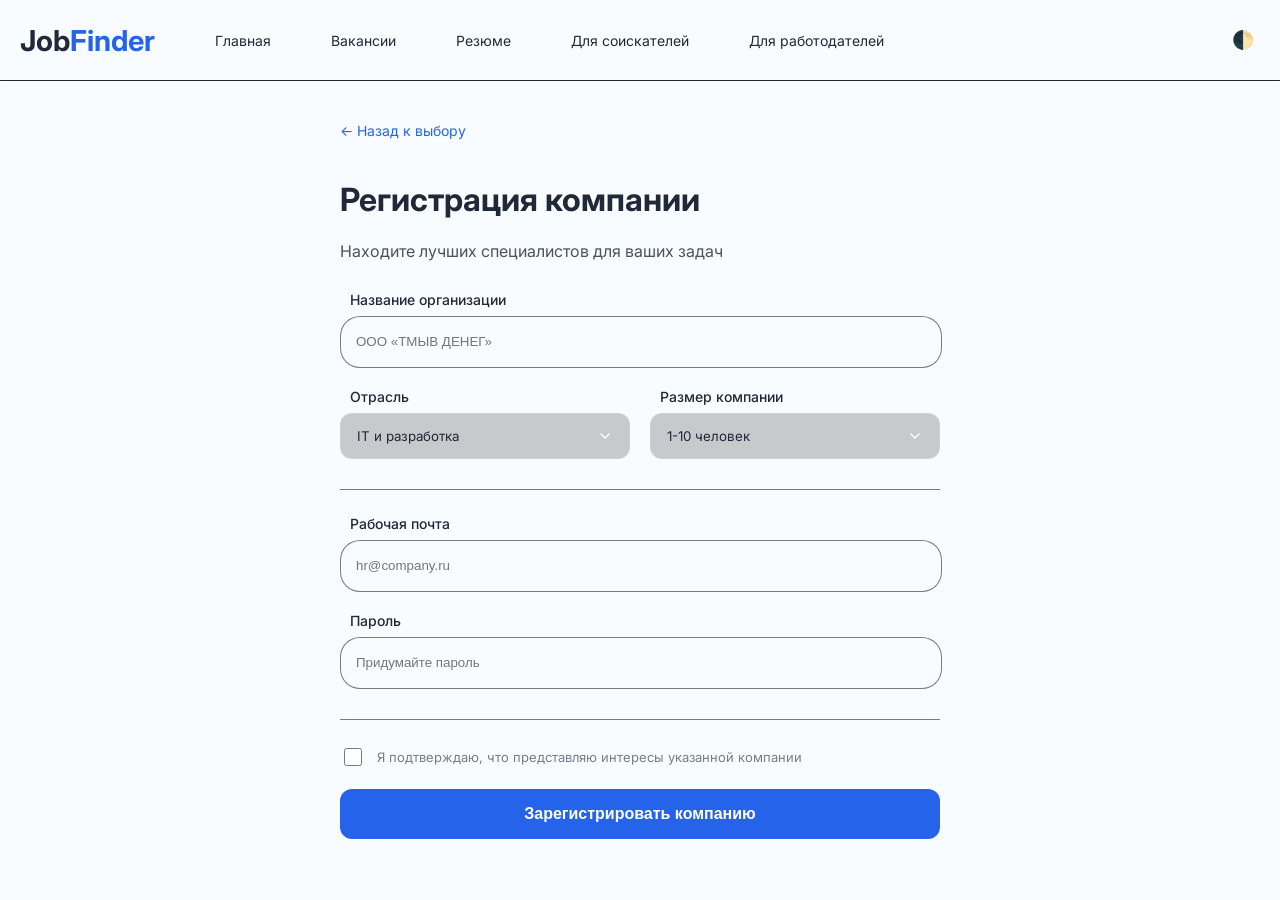
<file: register-employer.html>
<!DOCTYPE html>
<html lang="ru">
<head>
    <meta charset="UTF-8">
    <meta name="viewport" content="width=device-width, initial-scale=1.0">
    <title>JobFinder — Регистрация</title>
    <link rel="stylesheet" href="style.css">
    <script>
        (function() {
            const savedTheme = localStorage.getItem('theme');
            if (savedTheme === 'dark') {
                document.documentElement.setAttribute('data-theme', 'dark');
            }
        })();
    </script>

    <link rel="preconnect" href="https://fonts.googleapis.com">
    <link rel="preconnect" href="https://fonts.gstatic.com" crossorigin>
    <link href="https://fonts.googleapis.com/css2?family=Inter:ital,opsz,wght@0,14..32,100..900;1,14..32,100..900&display=swap" rel="stylesheet">
</head>
<body>
    <header class="header">
        <div class="header__container">
            <div class="header__logo">
                <a href="#" class="title">Job<span>Finder</span></a>
            </div>

            <button class="header__burger_menu" id="burger-toggle" aria-label="Открыть меню">
                <span></span>
                <span></span>
                <span></span>
            </button>

            <nav class="header__menu" id="nav-menu">
                <ul class="header__menu-list">
                    <li><a href="index.html">Главная</a></li>
                    <li><a href="vacancies.html">Вакансии</a></li>
                    <li><a href="resumes.html">Резюме</a></li>
                    <li><a href="#">Для соискателей</a></li>
                    <li><a href="#">Для работодателей</a></li>
                </ul>
                
                <div class="header__actions">
                    <button id="theme-toggle" class="header__theme-changer" title="Сменить тему">🌓</button>
                </div>
            </nav>
        </div>
    </header>

    <div class="content">
        <main class="auth-page">
            <div class="auth-card register-card">
                <div class="auth-header">
                    <a href="register-type.html" class="back-link">← Назад к выбору</a>
                    <h1>Регистрация компании</h1>
                    <p>Находите лучших специалистов для ваших задач</p>
                </div>

                <form class="register-form">
                    <div class="form-section">
                        <div class="form-group">
                            <label>Название организации</label>
                            <input type="text" placeholder="ООО «ТМЫВ ДЕНЕГ»" required>
                        </div>

                        <div class="form-row">
                            <div class="form-group">
                                <label>Отрасль</label>
                                <select class="form-select">
                                    <option value="it">IT и разработка</option>
                                    <option value="design">Дизайн и маркетинг</option>
                                    <option value="sales">Продажи</option>
                                    <option value="education">Образование</option>
                                    <option value="finance">Финансы</option>
                                    <option value="medicine">Медицина</option>
                                    <option value="other">Другое</option>
                                </select>
                            </div>
                            <div class="form-group">
                                <label>Размер компании</label>
                                <select class="form-select">
                                    <option value="1-10">1-10 человек</option>
                                    <option value="11-50">11-50 человек</option>
                                    <option value="50+">Более 50</option>
                                </select>
                            </div>
                        </div>
                    </div>

                    <div class="form-section">
                        <div class="form-group">
                            <label>Рабочая почта</label>
                            <input type="email" placeholder="hr@company.ru" required>
                        </div>
                        <div class="form-group">
                            <label>Пароль</label>
                            <input type="password" placeholder="Придумайте пароль" required>
                        </div>
                    </div>

                    <div class="form-checkbox">
                        <input type="checkbox" id="employer-terms" required>
                        <label for="employer-terms">Я подтверждаю, что представляю интересы указанной компании</label>
                    </div>

                    <button type="submit" class="btn-submit">Зарегистрировать компанию</button>
                </form>
            </div>
        </main>
    </div>

    <script src="script.js"></script>
</body>
</html>
</file>
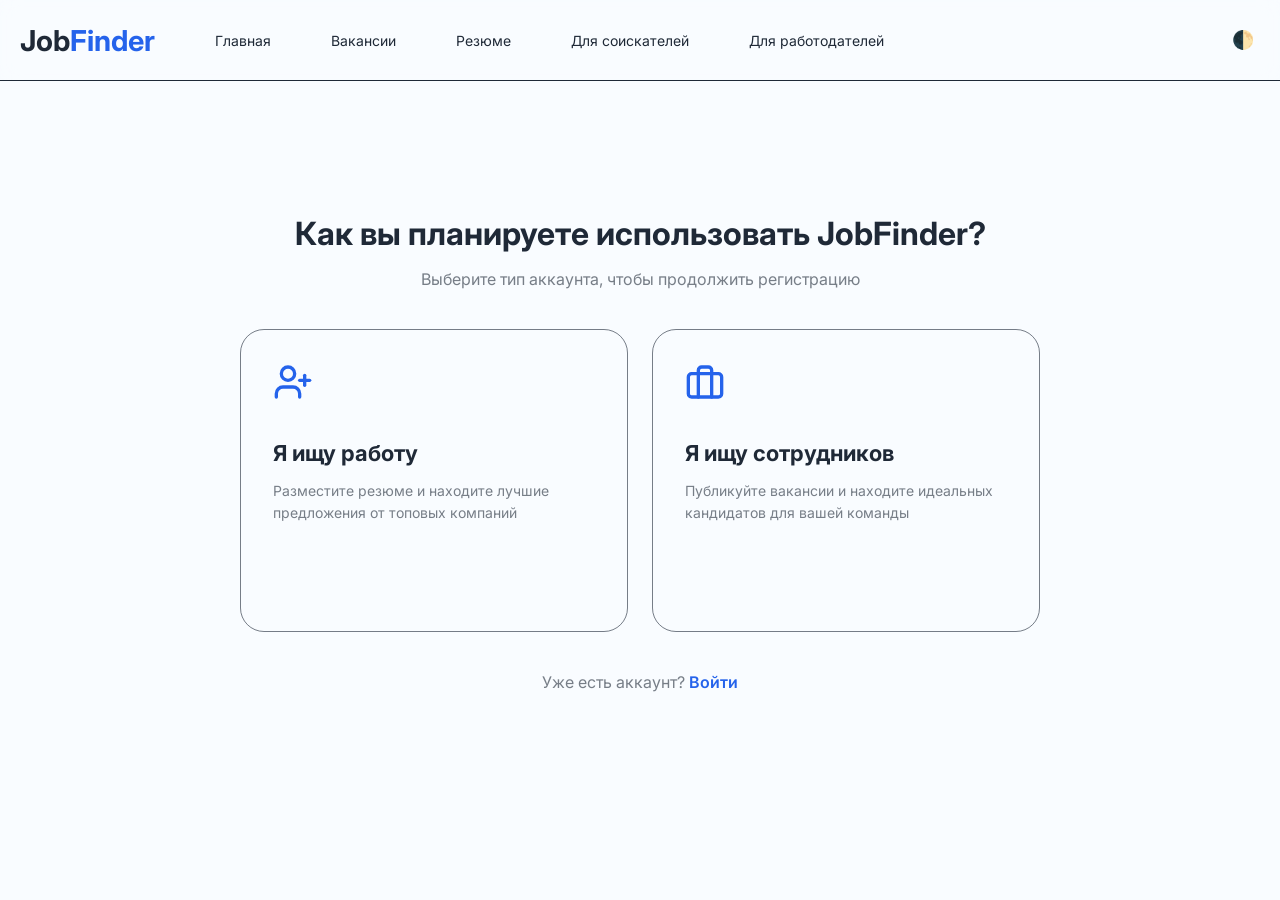
<file: register-type.html>
<!DOCTYPE html>
<html lang="ru">
<head>
    <meta charset="UTF-8">
    <meta name="viewport" content="width=device-width, initial-scale=1.0">
    <title>JobFinder — Регистрация</title>
    <link rel="stylesheet" href="style.css">
    <script>
        (function() {
            const savedTheme = localStorage.getItem('theme');
            if (savedTheme === 'dark') {
                document.documentElement.setAttribute('data-theme', 'dark');
            }
        })();
    </script>

    <link rel="preconnect" href="https://fonts.googleapis.com">
    <link rel="preconnect" href="https://fonts.gstatic.com" crossorigin>
    <link href="https://fonts.googleapis.com/css2?family=Inter:ital,opsz,wght@0,14..32,100..900;1,14..32,100..900&display=swap" rel="stylesheet">
</head>
<body>
    <header class="header">
        <div class="header__container">
            <div class="header__logo">
                <a href="#" class="title">Job<span>Finder</span></a>
            </div>

            <button class="header__burger_menu" id="burger-toggle" aria-label="Открыть меню">
                <span></span>
                <span></span>
                <span></span>
            </button>

            <nav class="header__menu" id="nav-menu">
                <ul class="header__menu-list">
                    <li><a href="index.html">Главная</a></li>
                    <li><a href="vacancies.html">Вакансии</a></li>
                    <li><a href="resumes.html">Резюме</a></li>
                    <li><a href="#">Для соискателей</a></li>
                    <li><a href="#">Для работодателей</a></li>
                </ul>
                
                <div class="header__actions">
                    <button id="theme-toggle" class="header__theme-changer" title="Сменить тему">🌓</button>
                </div>
            </nav>
        </div>
    </header>

    <main class="register-type">
        <div class="type-container">
            <div class="type-header">
                <h1>Как вы планируете использовать JobFinder?</h1>
                <p>Выберите тип аккаунта, чтобы продолжить регистрацию</p>
            </div>

            <div class="type-grid">
                <a href="register-candidate.html" class="type-card">
                    <div class="type-icon">
                        <svg xmlns="http://www.w3.org/2000/svg" width="40" height="40" viewBox="0 0 24 24" fill="none" stroke="currentColor" stroke-width="2" stroke-linecap="round" stroke-linejoin="round" class="icon-svg">
                            <path d="M16 21v-2a4 4 0 0 0-4-4H6a4 4 0 0 0-4 4v2"/><circle cx="9" cy="7" r="4"/>
                            <line x1="19" y1="8" x2="19" y2="14"/><line x1="22" y1="11" x2="16" y2="11"/>
                        </svg>
                    </div>
                    <div class="type-info">
                        <h2>Я ищу работу</h2>
                        <p>Разместите резюме и находите лучшие предложения от топовых компаний</p>
                    </div>
                    <div class="type-arrow">→</div>
                </a>

                <a href="register-employer.html" class="type-card">
                    <div class="type-icon">
                        <svg xmlns="http://www.w3.org/2000/svg" width="40" height="40" viewBox="0 0 24 24" fill="none" stroke="currentColor" stroke-width="2" stroke-linecap="round" stroke-linejoin="round" class="icon-svg">
                            <rect x="2" y="7" width="20" height="14" rx="2" ry="2"/><path d="M16 21V5a2 2 0 0 0-2-2h-4a2 2 0 0 0-2 2v16"/>
                        </svg>
                    </div>
                    <div class="type-info">
                        <h2>Я ищу сотрудников</h2>
                        <p>Публикуйте вакансии и находите идеальных кандидатов для вашей команды</p>
                    </div>
                    <div class="type-arrow">→</div>
                </a>
            </div>

            <p class="type-footer">
                Уже есть аккаунт? <a href="login.html">Войти</a>
            </p>
        </div>
    </main>

    <script src="script.js"></script>
</body>
</html>
</file>
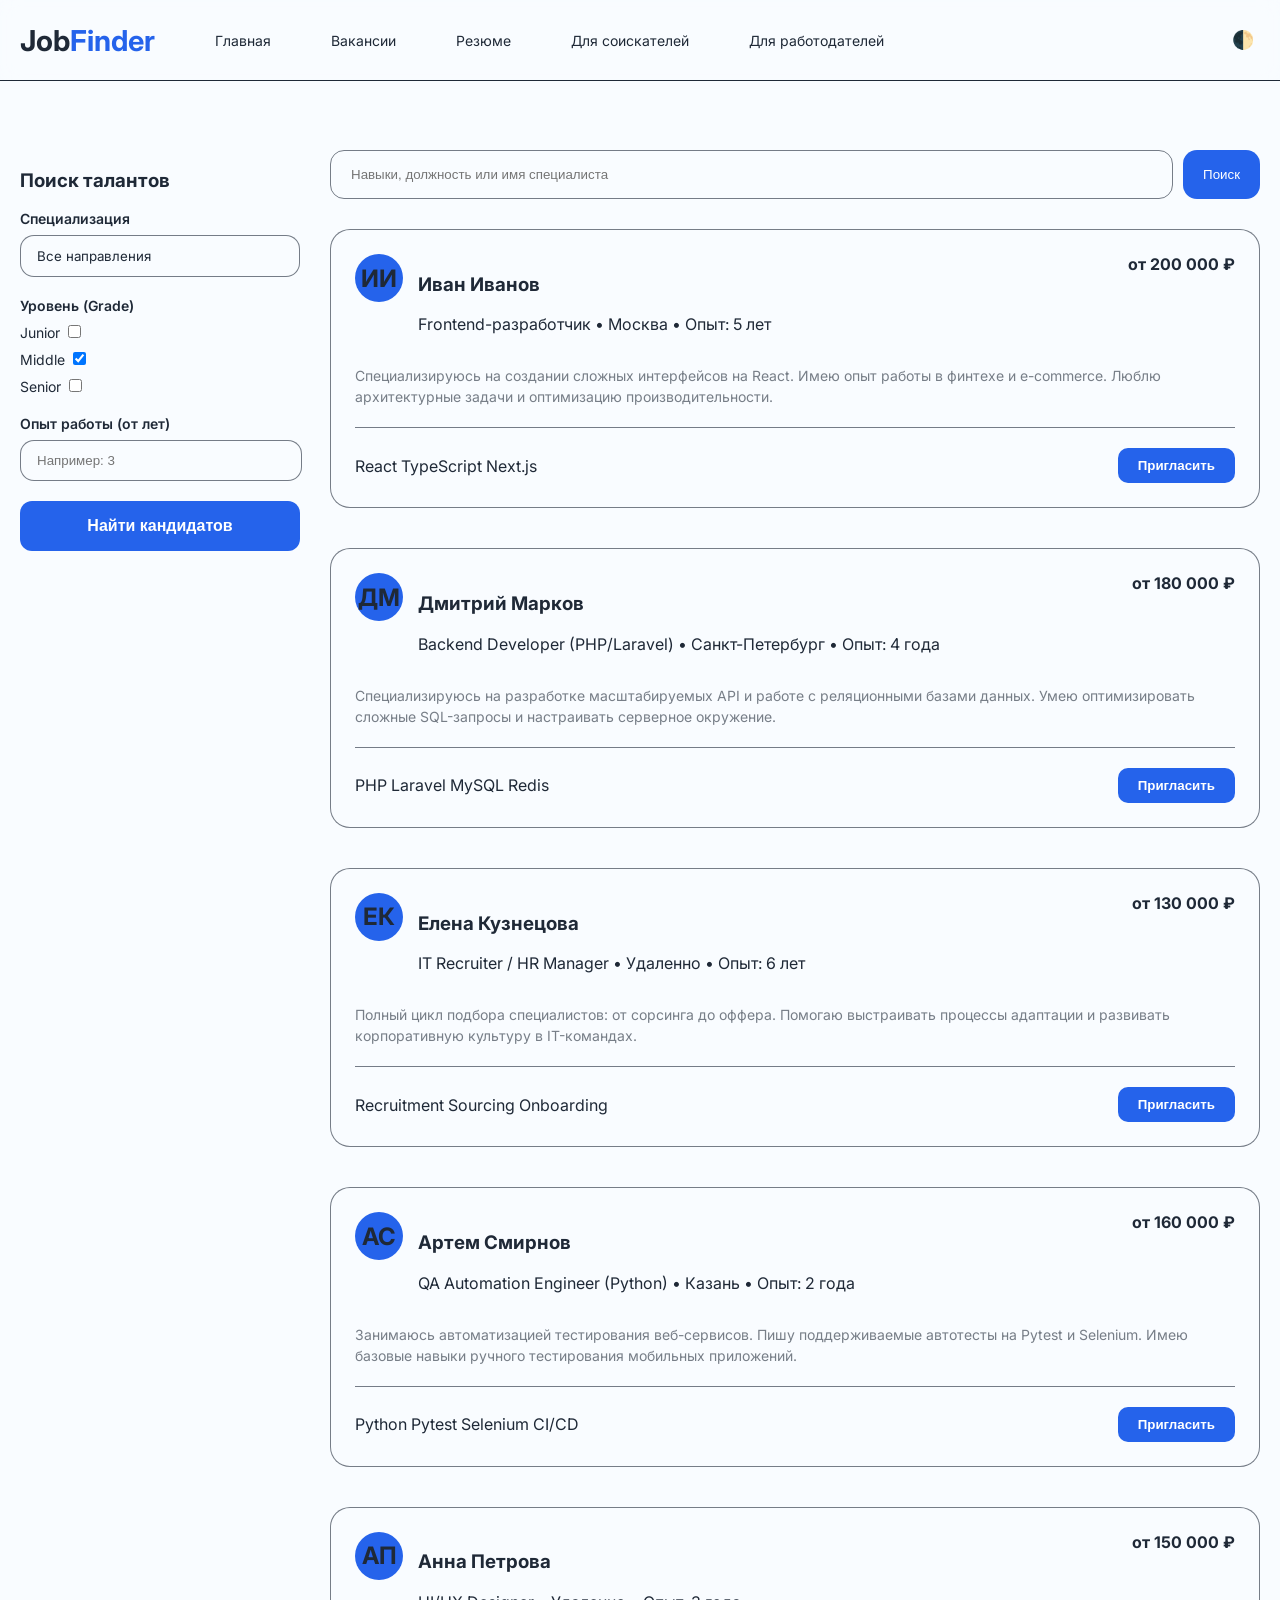
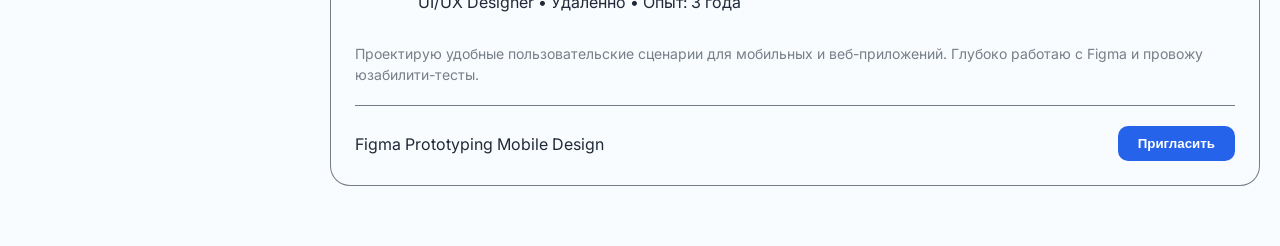
<file: resumes.html>
<!DOCTYPE html>
<html lang="ru">
<head>
    <meta charset="UTF-8">
    <meta name="viewport" content="width=device-width, initial-scale=1.0">
    <title>JobFinder — Резюме</title>
    <link rel="stylesheet" href="style.css">
    <link rel="stylesheet" href="vacancies.css">
    <script>
        (function() {
            const savedTheme = localStorage.getItem('theme');
            if (savedTheme === 'dark') {
                document.documentElement.setAttribute('data-theme', 'dark');
            }
        })();
    </script>

    <link rel="preconnect" href="https://fonts.googleapis.com">
    <link rel="preconnect" href="https://fonts.gstatic.com" crossorigin>
    <link href="https://fonts.googleapis.com/css2?family=Inter:ital,opsz,wght@0,14..32,100..900;1,14..32,100..900&display=swap" rel="stylesheet">
</head>
<body>
    <header class="header">
        <div class="header__container">
            <div class="header__logo">
                <a href="#" class="title">Job<span>Finder</span></a>
            </div>

            <button class="header__burger_menu" id="burger-toggle" aria-label="Открыть меню">
                <span></span>
                <span></span>
                <span></span>
            </button>

            <nav class="header__menu" id="nav-menu">
                <ul class="header__menu-list">
                    <li><a href="index.html">Главная</a></li>
                    <li><a href="vacancies.html">Вакансии</a></li>
                    <li><a href="resumes.html">Резюме</a></li>
                    <li><a href="#">Для соискателей</a></li>
                    <li><a href="#">Для работодателей</a></li>
                </ul>
                
                <div class="header__actions">
                    <button id="theme-toggle" class="header__theme-changer" title="Сменить тему">🌓</button>
                </div>
            </nav>
        </div>
    </header>

    <div class="content">
        <main class="resumes-page">
            <div class="container vacancies-container">
                <aside class="filters-sidebar">
                    <div class="profile-card filter-card">
                        <h3>Поиск талантов</h3>
                        
                        <div class="filter-group">
                            <label>Специализация</label>
                            <select class="form-select">
                                <option value="all">Все направления</option>
                                <option value="it">Разработка</option>
                                <option value="design">Дизайн</option>
                                <option value="marketing">Маркетинг</option>
                            </select>
                        </div>

                        <div class="filter-group">
                            <label>Уровень (Grade)</label>
                            <div class="filter-checkboxes">
                                <label class="check-container">Junior
                                    <input type="checkbox">
                                </label>
                                <label class="check-container">Middle
                                    <input type="checkbox" checked>
                                </label>
                                <label class="check-container">Senior
                                    <input type="checkbox">
                                </label>
                            </div>
                        </div>

                        <div class="filter-group">
                            <label>Опыт работы (от лет)</label>
                            <input type="number" class="form-input" placeholder="Например: 3">
                        </div>

                        <button class="btn-submit">Найти кандидатов</button>
                    </div>
                </aside>

                <section class="vacancies-content">
                    <div class="search-bar-wrapper">
                        <input type="text" class="search-input" placeholder="Навыки, должность или имя специалиста">
                        <button class="search-btn">Поиск</button>
                    </div>

                    <div class="resumes-list">
                        <div class="profile-card vacancy-card">
                            <div class="vacancy-card-header">
                                <div class="company-logo-small user-avatar-placeholder">
                                    <span>ИИ</span>
                                </div>
                                <div class="vacancy-title-info">
                                    <h3>Иван Иванов</h3>
                                    <p>Frontend-разработчик • Москва • Опыт: 5 лет</p>
                                </div>
                                <div class="vacancy-salary">от 200 000 ₽</div>
                            </div>
                            <div class="vacancy-description">
                                Специализируюсь на создании сложных интерфейсов на React. Имею опыт работы в финтехе и e-commerce. Люблю архитектурные задачи и оптимизацию производительности.
                            </div>
                            <div class="vacancy-footer">
                                <div class="vacancy-tags">
                                    <span class="skill-tag">React</span>
                                    <span class="skill-tag">TypeScript</span>
                                    <span class="skill-tag">Next.js</span>
                                </div>
                                <button class="btn-respond">Пригласить</button>
                            </div>
                        </div>

                        <div class="profile-card vacancy-card">
                            <div class="vacancy-card-header">
                                <div class="company-logo-small user-avatar-placeholder">
                                    <span>ДМ</span>
                                </div>
                                <div class="vacancy-title-info">
                                    <h3>Дмитрий Марков</h3>
                                    <p>Backend Developer (PHP/Laravel) • Санкт-Петербург • Опыт: 4 года</p>
                                </div>
                                <div class="vacancy-salary">от 180 000 ₽</div>
                            </div>
                            <div class="vacancy-description">
                                Специализируюсь на разработке масштабируемых API и работе с реляционными базами данных. Умею оптимизировать сложные SQL-запросы и настраивать серверное окружение.
                            </div>
                            <div class="vacancy-footer">
                                <div class="vacancy-tags">
                                    <span class="skill-tag">PHP</span>
                                    <span class="skill-tag">Laravel</span>
                                    <span class="skill-tag">MySQL</span>
                                    <span class="skill-tag">Redis</span>
                                </div>
                                <button class="btn-respond">Пригласить</button>
                            </div>
                        </div>

                        <div class="profile-card vacancy-card">
                            <div class="vacancy-card-header">
                                <div class="company-logo-small user-avatar-placeholder">
                                    <span>ЕК</span>
                                </div>
                                <div class="vacancy-title-info">
                                    <h3>Елена Кузнецова</h3>
                                    <p>IT Recruiter / HR Manager • Удаленно • Опыт: 6 лет</p>
                                </div>
                                <div class="vacancy-salary">от 130 000 ₽</div>
                            </div>
                            <div class="vacancy-description">
                                Полный цикл подбора специалистов: от сорсинга до оффера. Помогаю выстраивать процессы адаптации и развивать корпоративную культуру в IT-командах.
                            </div>
                            <div class="vacancy-footer">
                                <div class="vacancy-tags">
                                    <span class="skill-tag">Recruitment</span>
                                    <span class="skill-tag">Sourcing</span>
                                    <span class="skill-tag">Onboarding</span>
                                </div>
                                <button class="btn-respond">Пригласить</button>
                            </div>
                        </div>

                        <div class="profile-card vacancy-card">
                            <div class="vacancy-card-header">
                                <div class="company-logo-small user-avatar-placeholder">
                                    <span>АС</span>
                                </div>
                                <div class="vacancy-title-info">
                                    <h3>Артем Смирнов</h3>
                                    <p>QA Automation Engineer (Python) • Казань • Опыт: 2 года</p>
                                </div>
                                <div class="vacancy-salary">от 160 000 ₽</div>
                            </div>
                            <div class="vacancy-description">
                                Занимаюсь автоматизацией тестирования веб-сервисов. Пишу поддерживаемые автотесты на Pytest и Selenium. Имею базовые навыки ручного тестирования мобильных приложений.
                            </div>
                            <div class="vacancy-footer">
                                <div class="vacancy-tags">
                                    <span class="skill-tag">Python</span>
                                    <span class="skill-tag">Pytest</span>
                                    <span class="skill-tag">Selenium</span>
                                    <span class="skill-tag">CI/CD</span>
                                </div>
                                <button class="btn-respond">Пригласить</button>
                            </div>
                        </div>

                        <div class="profile-card vacancy-card">
                            <div class="vacancy-card-header">
                                <div class="company-logo-small user-avatar-placeholder">
                                    <span>АП</span>
                                </div>
                                <div class="vacancy-title-info">
                                    <h3>Анна Петрова</h3>
                                    <p>UI/UX Designer • Удаленно • Опыт: 3 года</p>
                                </div>
                                <div class="vacancy-salary">от 150 000 ₽</div>
                            </div>
                            <div class="vacancy-description">
                                Проектирую удобные пользовательские сценарии для мобильных и веб-приложений. Глубоко работаю с Figma и провожу юзабилити-тесты.
                            </div>
                            <div class="vacancy-footer">
                                <div class="vacancy-tags">
                                    <span class="skill-tag">Figma</span>
                                    <span class="skill-tag">Prototyping</span>
                                    <span class="skill-tag">Mobile Design</span>
                                </div>
                                <button class="btn-respond">Пригласить</button>
                            </div>
                        </div>
                    </div>
                </section>
            </div>
        </main>
    </div>

    <script src="script.js"></script>
</body>
</html>
</file>
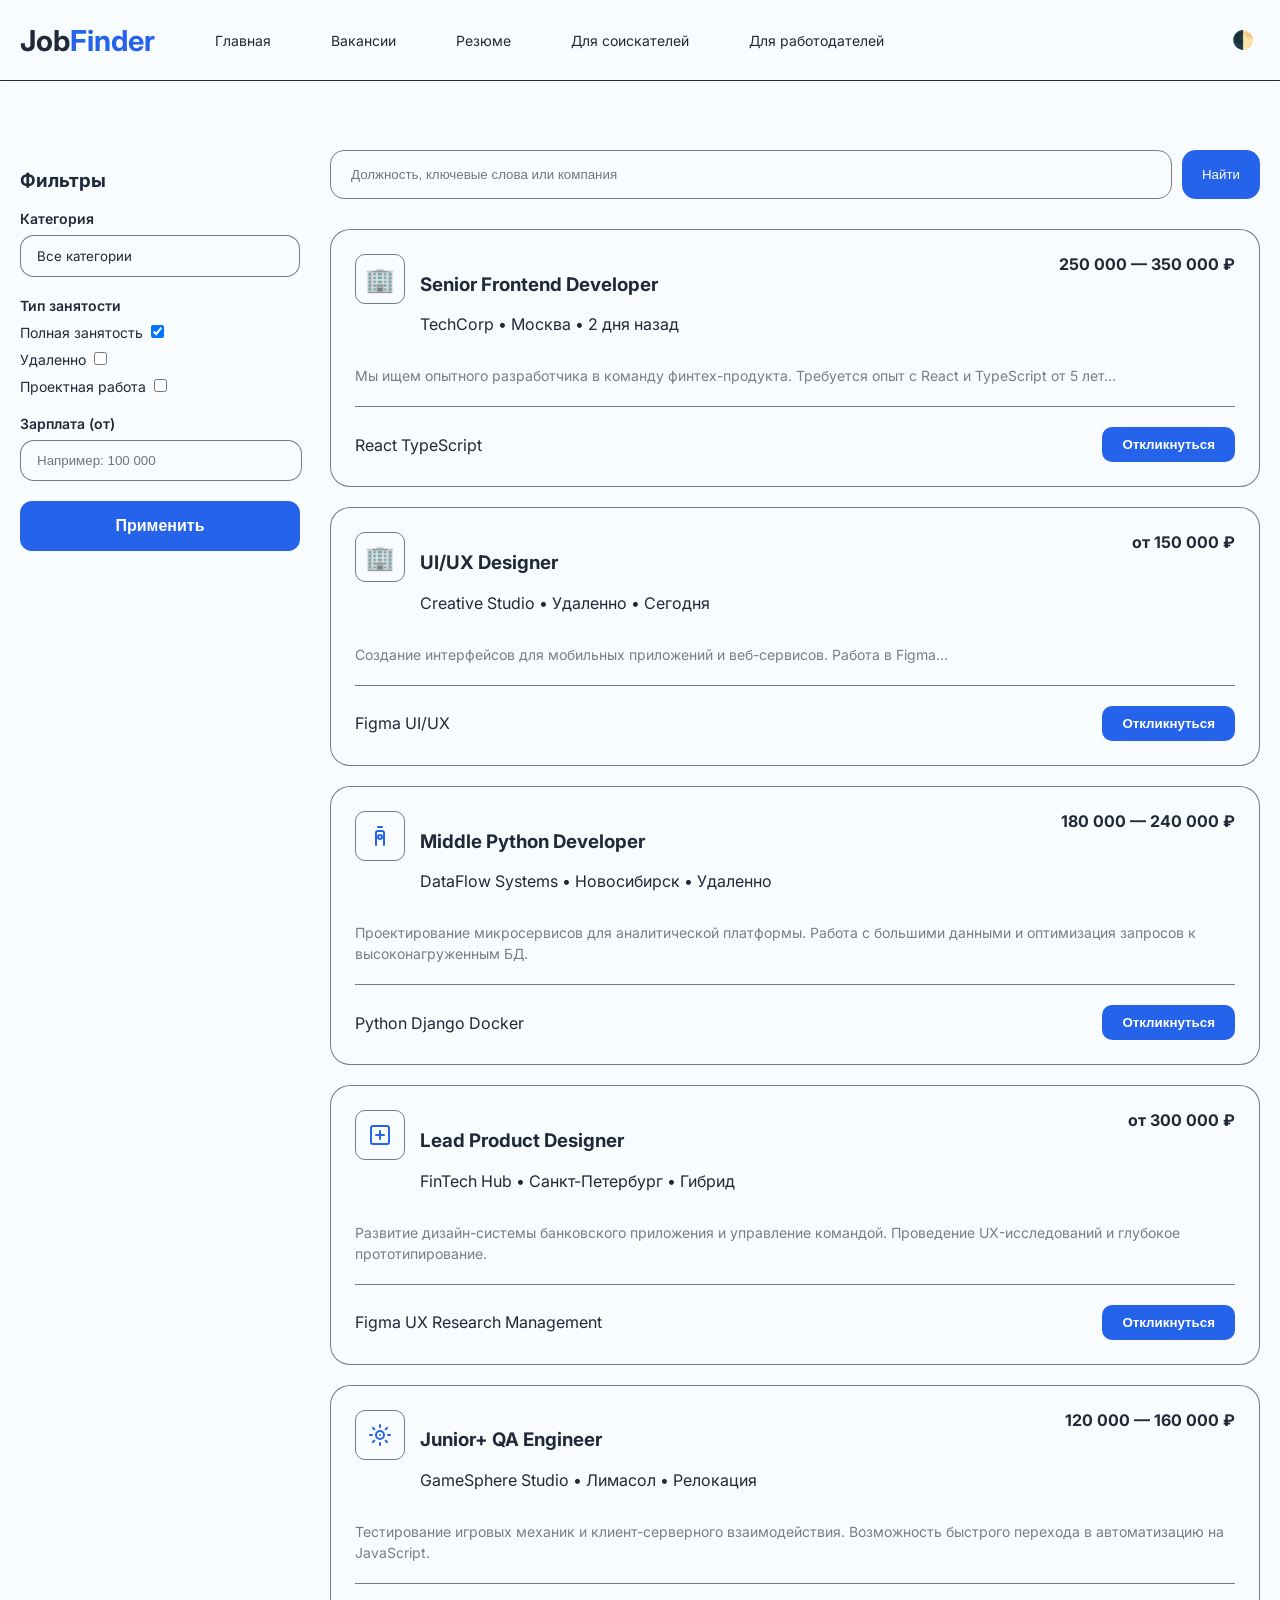
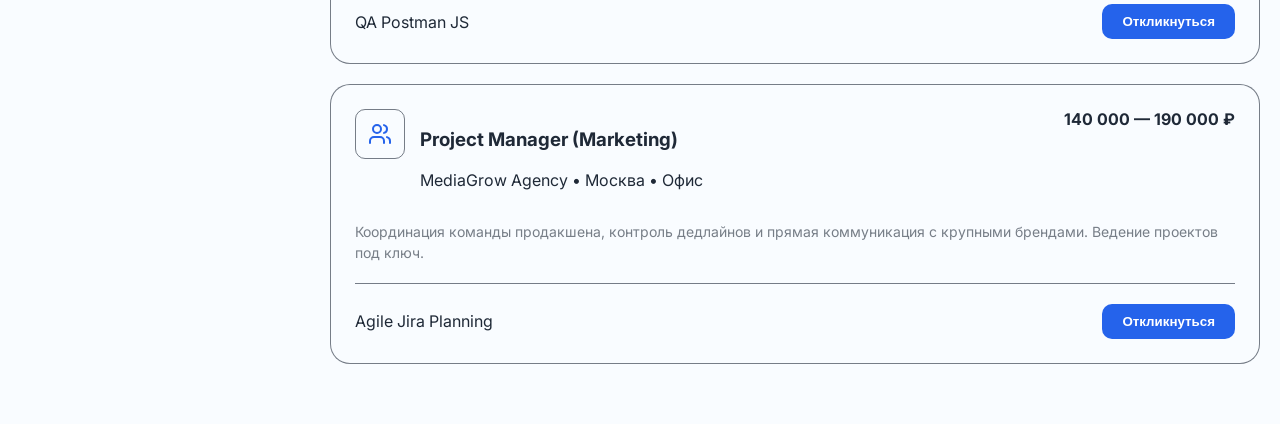
<file: vacancies.html>
<!DOCTYPE html>
<html lang="ru">
<head>
    <meta charset="UTF-8">
    <meta name="viewport" content="width=device-width, initial-scale=1.0">
    <title>JobFinder — Поиск работы и сотрудников</title>
    <link rel="stylesheet" href="style.css">
    <link rel="stylesheet" href="vacancies.css">
    <script>
        (function() {
            const savedTheme = localStorage.getItem('theme');
            if (savedTheme === 'dark') {
                document.documentElement.setAttribute('data-theme', 'dark');
            }
        })();
    </script>

    <link rel="preconnect" href="https://fonts.googleapis.com">
    <link rel="preconnect" href="https://fonts.gstatic.com" crossorigin>
    <link href="https://fonts.googleapis.com/css2?family=Inter:ital,opsz,wght@0,14..32,100..900;1,14..32,100..900&display=swap" rel="stylesheet">
</head>
<body>
    <header class="header">
        <div class="header__container">
            <div class="header__logo">
                <a href="#" class="title">Job<span>Finder</span></a>
            </div>

            <button class="header__burger_menu" id="burger-toggle" aria-label="Открыть меню">
                <span></span>
                <span></span>
                <span></span>
            </button>

            <nav class="header__menu" id="nav-menu">
                <ul class="header__menu-list">
                    <li><a href="index.html">Главная</a></li>
                    <li><a href="#">Вакансии</a></li>
                    <li><a href="#">Резюме</a></li>
                    <li><a href="#">Для соискателей</a></li>
                    <li><a href="#">Для работодателей</a></li>
                </ul>
                
                <div class="header__actions">
                    <button id="theme-toggle" class="header__theme-changer" title="Сменить тему">🌓</button>
                </div>
            </nav>
        </div>
    </header>

    <div class="content">
        <main class="vacancies-page">
            <div class="container vacancies-container">
                <aside class="filters-sidebar">
                    <div class="profile-card filter-card">
                        <h3>Фильтры</h3>
                        
                        <div class="filter-group">
                            <label>Категория</label>
                            <select class="form-select">
                                <option value="all">Все категории</option>
                                <option value="it">Разработка</option>
                                <option value="design">Дизайн</option>
                            </select>
                        </div>

                        <div class="filter-group">
                            <label>Тип занятости</label>
                            <div class="filter-checkboxes">
                                <label class="check-container">Полная занятость
                                    <input type="checkbox" checked>
                                </label>
                                <label class="check-container">Удаленно
                                    <input type="checkbox">
                                </label>
                                <label class="check-container">Проектная работа
                                    <input type="checkbox">
                                </label>
                            </div>
                        </div>

                        <div class="filter-group">
                            <label>Зарплата (от)</label>
                            <input type="" class="form-input" placeholder="Например: 100 000">
                        </div>

                        <button class="btn-submit">Применить</button>
                    </div>
                </aside>

                <section class="vacancies-content">
                    <div class="search-bar-wrapper">
                        <input type="text" class="search-input" placeholder="Должность, ключевые слова или компания">
                        <button class="search-btn">Найти</button>
                    </div>

                    <div class="vacancies-list">
                        <div class="profile-card vacancy-card">
                            <div class="vacancy-card-header">
                                <div class="company-logo-small">🏢</div>
                                <div class="vacancy-title-info">
                                    <h3>Senior Frontend Developer</h3>
                                    <p>TechCorp • Москва • 2 дня назад</p>
                                </div>
                                <div class="vacancy-salary">250 000 — 350 000 ₽</div>
                            </div>
                            <div class="vacancy-description">
                                Мы ищем опытного разработчика в команду финтех-продукта. Требуется опыт с React и TypeScript от 5 лет...
                            </div>
                            <div class="vacancy-footer">
                                <div class="vacancy-tags">
                                    <span class="skill-tag">React</span>
                                    <span class="skill-tag">TypeScript</span>
                                </div>
                                <button class="btn-respond">Откликнуться</button>
                            </div>
                        </div>

                        <div class="profile-card vacancy-card">
                            <div class="vacancy-card-header">
                                <div class="company-logo-small">🏢</div>
                                <div class="vacancy-title-info">
                                    <h3>UI/UX Designer</h3>
                                    <p>Creative Studio • Удаленно • Сегодня</p>
                                </div>
                                <div class="vacancy-salary">от 150 000 ₽</div>
                            </div>
                            <div class="vacancy-description">
                                Создание интерфейсов для мобильных приложений и веб-сервисов. Работа в Figma...
                            </div>
                            <div class="vacancy-footer">
                                <div class="vacancy-tags">
                                    <span class="skill-tag">Figma</span>
                                    <span class="skill-tag">UI/UX</span>
                                </div>
                                <button class="btn-respond">Откликнуться</button>
                            </div>
                        </div>

                        <div class="profile-card vacancy-card">
                            <div class="vacancy-card-header">
                                <div class="company-logo-small">
                                    <svg width="24" height="24" viewBox="0 0 24 24" fill="none" stroke="var(--primary-color)" stroke-width="2" stroke-linecap="round" stroke-linejoin="round"><path d="m10 13a2 2 0 1 0 4 0a2 2 0 0 0 -4 0"/><path d="m8 21v-12a2 2 0 0 1 2 -2h4a2 2 0 0 1 2 2v12"/><path d="m10 3h4"/></svg>
                                </div>
                                <div class="vacancy-title-info">
                                    <h3>Middle Python Developer</h3>
                                    <p>DataFlow Systems • Новосибирск • Удаленно</p>
                                </div>
                                <div class="vacancy-salary">180 000 — 240 000 ₽</div>
                            </div>
                            <div class="vacancy-description">
                                Проектирование микросервисов для аналитической платформы. Работа с большими данными и оптимизация запросов к высоконагруженным БД.
                            </div>
                            <div class="vacancy-footer">
                                <div class="vacancy-tags">
                                    <span class="skill-tag">Python</span>
                                    <span class="skill-tag">Django</span>
                                    <span class="skill-tag">Docker</span>
                                </div>
                                <button class="btn-respond">Откликнуться</button>
                            </div>
                        </div>

                        <div class="profile-card vacancy-card">
                            <div class="vacancy-card-header">
                                <div class="company-logo-small">
                                    <svg width="24" height="24" viewBox="0 0 24 24" fill="none" stroke="var(--primary-color)" stroke-width="2" stroke-linecap="round" stroke-linejoin="round"><rect width="18" height="18" x="3" y="3" rx="2"/><path d="M12 8v8"/><path d="M8 12h8"/></svg>
                                </div>
                                <div class="vacancy-title-info">
                                    <h3>Lead Product Designer</h3>
                                    <p>FinTech Hub • Санкт-Петербург • Гибрид</p>
                                </div>
                                <div class="vacancy-salary">от 300 000 ₽</div>
                            </div>
                            <div class="vacancy-description">
                                Развитие дизайн-системы банковского приложения и управление командой. Проведение UX-исследований и глубокое прототипирование.
                            </div>
                            <div class="vacancy-footer">
                                <div class="vacancy-tags">
                                    <span class="skill-tag">Figma</span>
                                    <span class="skill-tag">UX Research</span>
                                    <span class="skill-tag">Management</span>
                                </div>
                                <button class="btn-respond">Откликнуться</button>
                            </div>
                        </div>

                        <div class="profile-card vacancy-card">
                            <div class="vacancy-card-header">
                                <div class="company-logo-small">
                                    <svg width="24" height="24" viewBox="0 0 24 24" fill="none" stroke="var(--primary-color)" stroke-width="2" stroke-linecap="round" stroke-linejoin="round"><path d="M12 2v2"/><path d="m4.93 4.93 1.41 1.41"/><path d="M2 12h2"/><path d="m4.93 19.07 1.41-1.41"/><path d="M12 22v-2"/><path d="m19.07 19.07-1.41-1.41"/><path d="M22 12h-2"/><path d="m19.07 4.93-1.41 1.41"/><path d="M12 12v.01"/><path d="M16 12a4 4 0 1 1-8 0 4 4 0 0 1 8 0Z"/></svg>
                                </div>
                                <div class="vacancy-title-info">
                                    <h3>Junior+ QA Engineer</h3>
                                    <p>GameSphere Studio • Лимасол • Релокация</p>
                                </div>
                                <div class="vacancy-salary">120 000 — 160 000 ₽</div>
                            </div>
                            <div class="vacancy-description">
                                Тестирование игровых механик и клиент-серверного взаимодействия. Возможность быстрого перехода в автоматизацию на JavaScript.
                            </div>
                            <div class="vacancy-footer">
                                <div class="vacancy-tags">
                                    <span class="skill-tag">QA</span>
                                    <span class="skill-tag">Postman</span>
                                    <span class="skill-tag">JS</span>
                                </div>
                                <button class="btn-respond">Откликнуться</button>
                            </div>
                        </div>

                        <div class="profile-card vacancy-card">
                            <div class="vacancy-card-header">
                                <div class="company-logo-small">
                                    <svg width="24" height="24" viewBox="0 0 24 24" fill="none" stroke="var(--primary-color)" stroke-width="2" stroke-linecap="round" stroke-linejoin="round"><path d="M16 21v-2a4 4 0 0 0-4-4H6a4 4 0 0 0-4 4v2"/><circle cx="9" cy="7" r="4"/><path d="M22 21v-2a4 4 0 0 0-3-3.87"/><path d="M16 3.13a4 4 0 0 1 0 7.75"/></svg>
                                </div>
                                <div class="vacancy-title-info">
                                    <h3>Project Manager (Marketing)</h3>
                                    <p>MediaGrow Agency • Москва • Офис</p>
                                </div>
                                <div class="vacancy-salary">140 000 — 190 000 ₽</div>
                            </div>
                            <div class="vacancy-description">
                                Координация команды продакшена, контроль дедлайнов и прямая коммуникация с крупными брендами. Ведение проектов под ключ.
                            </div>
                            <div class="vacancy-footer">
                                <div class="vacancy-tags">
                                    <span class="skill-tag">Agile</span>
                                    <span class="skill-tag">Jira</span>
                                    <span class="skill-tag">Planning</span>
                                </div>
                                <button class="btn-respond">Откликнуться</button>
                            </div>
                        </div>
                    </div>
                </section>
            </div>
        </main>
    </div>

    <script src="script.js"></script>
</body>
</html>
</file>
<file: style.css>
:root {
    --primary-color: #2563eb;
    --text-color: #1f2937;
    --bg-color: #f9fcff;
    --semitr-text-color: #1f293799;
    --semitr-bg-color: #f9fcff99;
    --semitr-primary-color: #2563ebcc;
}

[data-theme='dark'] {
    --bg-color: #111827;
    --text-color: #f9fafb;
    --primary-color: #3b82f6;
    --semitr-text-color: #f9fafb99;
    --semitr-bg-color: #11182799;
    --semitr-primary-color: #3b82f6cc;
}

* {
    transition: 0.3s;
}

a, p {
    transition: 0.01s;
}

a {
    color: var(--primary-color);
}

body {
    margin: 0;
    font-family: 'Inter', sans-serif;
    background-color: var(--bg-color);
    color: var(--text-color);
    padding-top: 80px;
}

header {
    position: fixed;
    top: 0;
    left: 0;
    width: 100%;
    background: var(--semitr-bg-color);
    backdrop-filter: blur(10px);
    z-index: 100;
    box-shadow: 0 4px 4px var(--semitr-bg-color);
}

header:hover {
    background: var(--bg-color);
}

button.header__theme-changer {
    background: none;
    border: none;
    cursor: pointer;
    font-size: 18px;
}

.header__container {
    max-width: 1300px;
    margin: 0 auto;
    padding: 0 20px;
    display: flex;
    align-items: center;
    justify-content: space-between;
    height: 80px;
}



.header__menu {
    display: flex;
    align-items: center;
    gap: 30px;
    flex-grow: 1;
    justify-content: space-between;
    margin-left: 40px;
}

.header__menu-list {
    display: flex;
    list-style: none;
    gap: 20px;
    padding: 0;
}

.header__menu-list a {
    text-decoration: none;
    color: inherit;
    font-size: 14px;
}



.header__actions {
    display: flex;
    align-items: center;
    gap: 15px;
}

.btn {
    padding: 10px 18px;
    border-radius: 6px;
    text-decoration: none;
    font-size: 14px;
    transition: 0.3s;
}

.btn-primary { background: var(--primary-color); color: white; }
.btn-outline { border: 1px solid var(--primary-color); color: var(--primary-color); }



.header__burger_menu {
    display: none;
    flex-direction: column;
    gap: 5px;
    background: none;
    border: none;
    cursor: pointer;
}

.header__burger_menu span {
    width: 25px;
    height: 3px;
    background: var(--text-color);
}

.header__menu-list {
    display: flex;
    align-items: stretch;
    height: 100%;
}

.header__menu-list li {
    display: flex;
}

.header__menu-list li a {
    position: relative;
    display: flex;
    align-items: center;
    padding: 20px;
    text-decoration: none;
    color: var(--text-color);
    z-index: 1;
    transition: color 0.3s ease;
}

.header__menu-list li a::before {
    content: '';
    position: absolute;
    left: 50%;
    width: 0; 
    height: 100%;
    background: var(--primary-color);
    opacity: 0;
    transform: translateX(-50%);
    transition: width 0.4s cubic-bezier(0.4, 0, 0.2, 1), opacity 0.3s ease;
    z-index: -1;
    filter: blur(100px);
}

.header__menu-list li a:hover::before {
    width: 100%;
    opacity: 0.15;
    height: 80px;
    filter: blur(0);
}

.header__menu-list li a:hover {
    color: var(--primary-color);
}

body.light-theme .header__menu-list li a:hover::before {
    opacity: 0.1;
}




@media (max-width: 1024px) {
    .header__burger_menu { 
        display: flex; 
        order: 3; 
        z-index: 101;
    }

    .header__menu-list li a::before {
        display: none;
    }
    
    .header__menu {
        display: flex; 
        position: fixed;
        top: 0;
        right: -100%;
        width: calc(100dvw - 80px);
        height: calc(100vh - 140px);
        background: var(--bg-color);
        flex-direction: column;
        padding: 100px 40px 40px;
        box-shadow: -5px 0 15px rgba(0,0,0,0.1);
        
        transition: 0.4s cubic-bezier(0.4, 0, 0.2, 1); 
        z-index: 100;
        opacity: 0;
        
        filter: blur(10px);
    }

    .header__menu.active {
        right: 0;
        opacity: 1;
        filter: blur(0);
    }
    
    .header__menu-list { 
        flex-direction: column; 
        width: 100%; 
        gap: 25px;
    }
    
    .header__menu-list a {
        font-size: 18px;
    }

    .header__actions { 
        flex-direction: column; 
        width: 100%;
        margin-top: 30px;
    }
}

.header__burger_menu span {
    transition: 0.3s;
}

.header__burger_menu.open span:nth-child(1) {
    transform: translateY(8px) rotate(45deg);
}

.header__burger_menu.open span:nth-child(2) {
    opacity: 0;
}

.header__burger_menu.open span:nth-child(3) {
    transform: translateY(-8px) rotate(-45deg);
}



header {
    border-bottom: 0.3px solid var(--text-color);
}


a.title {
    font-size: 1.8rem;
    font-weight: bold;
    color: var(--text-color);
    text-decoration: none;
    transition: 0.3s color;
}

a.title span {
    color: var(--primary-color);
}

.content {
    margin: 40px auto;
    max-width: 1300px;
    padding: 0 20px;
}

@media (max-width: 1024px) {
    .content {
        padding: 0 40px;
    }
}

form.search-form {
    display: flex;
    flex-direction: row;
    align-items: stretch;
    justify-content: stretch;
    width: 100%;
    gap: 10px;
    min-height: 50px; 
}


div.search-form__group {
    display: flex;
}

.search-form__input,
.search-form__select,
.search-form__btn {
    width: 100%;
    height: 100%;
    box-sizing: border-box;
    padding: 10px;
    border: 1px solid var(--text-color);
    border-radius: 20px;
    cursor: pointer;
}

.search-form__input:focus,
.search-form__select:focus,
.search-form__btn:focus {
    outline: none;
    border-color: var(--primary-color);
    border-width: 1px;
    outline: 1px solid var(--primary-color);
}

.search-form__input,
.search-form__select {
    background: transparent;
    color: var(--text-color);
    font-size: 14px;
}

.search-form__btn {
    font-size: 18px;
    font-weight: bold;
}

.search-form__group--input, .search-form__group--select {
    flex: 1;
}

.search-form__group--select select {
    padding-right: 70px;
}

.search-form__group--btn {
    flex: 0.3;
    width: auto;
}

a.hero__link {
    display: inline-block;
    margin-top: 20px;
    color: var(--primary-color);
    text-decoration: none;
    font-size: 16px;
}

@media (max-width: 1024px) {
    form.search-form {
        flex-direction: column;
        gap: 15px;
    }

    .search-form__input,
    .search-form__select,
    .search-form__btn {
        border-radius: 10px;
    }
}

.extended-search__wrapper {
    margin-top: 30px;
    z-index: 3;
    padding: 10px 20px 20px 20px;
    border: 1px solid var(--text-color);
    max-width: 1300px;
    background: var(--semitr-bg-color);
    margin-right: 30px;
    border-radius: 20px;
    backdrop-filter: blur(5px);
    filter: blur(5px);
    position: absolute;
    transform: translateY(20px);
    opacity: 0;
    transition: 0.5s;
    pointer-events: none;
}

.extended-search__wrapper.active {
    display: block;
    filter: blur(0);
    opacity: 1;
    transform: translateY(0px);
    margin-top: 15px;
    pointer-events: auto;
}

.extended-search__wrapper:hover {
    background: var(--bg-color);
}

.extended-search__filters {
    display: flex;
    flex-wrap: wrap;
    gap: 20px;
    transition: 0.3s;
}

#extended-search__link {
    opacity: 1;
    filter: blur(0);
    transition: 0.5s;
    position: absolute;
}

#extended-search__link.active {
    opacity: 0;
    filter: blur(5px);
    pointer-events: none;
    margin: 0;
}

.filter-set-button {
    display: flex;
    align-items: center;
    justify-content: center;
    width: 100%;
    transition: 0.3s;
}

.filter-set-button button {
    background: var(--semitr-primary-color);
}

.filter-set-button button:hover {
    background: var(--primary-color);
}

.extended-search__filters .filter-group {
    display: flex;
    flex-direction: column;
    gap: 5px;
    flex: 1;
    transition: 0.3s;
}

@media (max-width: 1024px) {
    .extended-search__filters {
        flex-direction: row;
        flex-wrap: wrap;
    }

    .extended-search__wrapper {
        border-radius: 15px;
        margin-right: 40px;
    }

    .extended-search__filters .filter-group {
        width: 100%;
        border-radius: 20px;
        flex: 0.5;
    }
    
    .extended-search__filters {
        display: flex;
        flex-wrap: wrap;
        gap: 15px;
    }

    .extended-search__filters .filter-group {
        flex: 0 0 calc(50% - 8px); 
        min-width: 140px;
    }

    .filter-set-button {
        flex: 0 0 100%;
        margin-top: 10px;
    }

}


.categories {
    padding: 60px 0;
}

.section-title {
    font-size: 2rem;
    margin-bottom: 40px;
    text-align: center;
}

.categories__grid {
    display: grid;
    gap: 20px;
    grid-template-columns: repeat(3, 1fr);
}

.category-card {
    background: rgba(255, 255, 255, 0.05);
    border: 1px solid var(--semitr-text-color);
    border-radius: 20px;
    padding: 30px;
    text-align: center;
    transition: all 0.3s ease;
    cursor: pointer;
}

.category-card:hover {
    background: rgba(37, 99, 235, 0.1);
    border-color: var(--primary-color);
    transform: translateY(-5px);
}

.category-card__icon {
    font-size: 40px;
    margin-bottom: 15px;
}

.category-card__icon img {
    width: 60px;
    height: 60px;
}

.category-card__icon img {
    filter: brightness(0) invert(1);
}

[data-theme='light'] .category-card__icon img {
    filter: none;
}

.category-card__title {
    font-size: 1.1rem;
    font-weight: 500;
}

@media (max-width: 767px) {
    .categories__grid {
        grid-template-columns: repeat(2, 1fr);
        gap: 12px;
        padding: 0 5px;
    }

    .category-card {
        padding: 20px 10px;
        height: 160px; 
        display: flex;
        flex-direction: column;
        justify-content: space-between;
        align-items: center;
        background: var(--semitr-bg-color);
    }

    .category-card__icon {
        font-size: 36px;
        flex-grow: 1;
        display: flex;
        align-items: center;
    }

    .category-card__title {
        font-size: 12px;
        line-height: 1.3;
        margin: 0;
        display: -webkit-box;
        -webkit-line-clamp: 2;
        -webkit-box-orient: vertical;
        overflow: hidden;
    }
}



.premium-vacancies {
    padding: 80px 0;
}

.slider__container {
    display: flex;
    gap: 30px;
    overflow: hidden;
}

.vacancy-card {
    background: rgba(255, 255, 255, 0.03);
    border: 1px solid var(--semitr-text-color);
    border-radius: 20px;
    padding: 25px;
    flex: 0 0 100%;
    transition: 0.3s;
}

.vacancy-card__header {
    display: flex;
    flex-direction: row;
    align-items: center;
    text-align: left;
    gap: 20px;
}


@media (min-width: 768px) {
    .vacancy-card {
        flex: 0 0 calc(50% - 15px);
    }
    .vacancy-card__header {
        display: flex;
        gap: 15px;
    }
    .vacancy-card__btn {
        width: auto;
    }
}

@media (min-width: 1024px) {
    .vacancy-card {
        flex: 0 0 calc(33.333% - 20px);
    }
    .slider__nav {
        display: flex;
        justify-content: center;
        align-items: center;
        gap: 20px;
        margin-top: 40px;
    }
}



.slider {
    overflow: hidden;
    width: 100%;
    position: relative;
}

.slider__container {
    display: flex;
    gap: 0; 
    will-change: transform;
}

.vacancy-card {
    flex: 0 0 100%; 
    padding: 0 15px; 
    box-sizing: border-box;
    display: flex;
    flex-direction: column;
}

@media (min-width: 768px) {
    .vacancy-card {
        flex: 0 0 50%;
    }
}

@media (min-width: 1024px) {
    .vacancy-card {
        flex: 0 0 33.333%;
    }
}

.vacancy-card__logo {
    width: 60px;
    height: 60px;
    border-radius: 12px;
    margin-bottom: 15px;
}

.vacancy-card__salary {
    font-size: 1.25rem;
    font-weight: bold;
    color: var(--primary-color);
    margin: 20px 0;
}

.slider__dots {
    display: flex;
    justify-content: center;
    align-items: center;
}

.slider__dot {
    display: inline-block;
    width: 10px;
    height: 10px;
    background: var(--text-color);
    border-radius: 50%;
    margin: 0 5px;
    cursor: pointer;
    transition: all 0.3s ease;
    transform: scale(0.9);
    box-shadow: 0 0 5px transparent;
}

.slider__dot--active {
    background: var(--primary-color);
    width: 20px;
    border-radius: 10px;
    transform: scale(1.1);
    box-shadow: 0 0 5px var(--semitr-primary-color);
}

.slider {
    width: 100%;
    overflow: hidden;
    position: relative;
    padding: 20px 0;
}

.slider__container {
    display: flex;
    transition: transform 0.5s ease-in-out;
    will-change: transform;
    gap: 20px;
    border-radius: 20px;
}

.vacancy-card {
    flex: 0 0 100%; 
    padding: 15px;
    box-sizing: border-box;
}

@media (min-width: 768px) {
    .vacancy-card {
        flex: 0 0 50%;
    }
}

@media (min-width: 1024px) {
    .vacancy-card {
        flex: 0 0 33.333%;
    }
}

.slider__arrow--prev, .slider__arrow--next {
    background: var(--bg-color); 
    border: none;
    border-radius: 15px;
    border: 1px solid var(--text-color);
    width: 50px;
    height: 50px;
    display: flex;
    justify-content: center;
    align-items: center;
    z-index: 10;
    color: var(--text-color);
    font-size: 20px;
    cursor: pointer;
    
}



.slider__nav {
    display: flex;
    justify-content: center;
    align-items: center;
    gap: 20px;
    margin-top: 30px;
    width: 100%;
}



.features {
    padding: 80px 0;
}

.features__grid {
    display: grid;
    grid-template-columns: repeat(4, 1fr);
    gap: 30px;
}

.feature-card {
    text-align: center;
    padding: 20px;
}

.feature-card__img {
    margin-bottom: 20px;
    height: 120px;
    display: flex;
    justify-content: center;
    align-items: center;
}

.feature-card__img img {
    max-width: 100px;
    transition: transform 0.3s ease;
}

.feature-card:hover .feature-card__img img {
    transform: scale(1.1);
}

.feature-card__title {
    font-size: 1.25rem;
    margin-bottom: 12px;
    color: var(--white);
}

.feature-card__text {
    font-size: 0.9rem;
    color: var(--semitr-text-color);
    line-height: 1.6;
}


@media (max-width: 1199px) {
    .features__grid {
        grid-template-columns: repeat(2, 1fr);
    }
}

@media (max-width: 767px) {
    .features__grid {
        grid-template-columns: 1fr;
        gap: 40px;
    }
    
    .feature-card__img {
        height: 80px;
    }
}



.reviews {
    padding: 100px 0;
}

.reviews__grid {
    display: grid;
    grid-template-columns: repeat(3, 1fr);
    gap: 30px;
}

.review-card {
    background: rgba(255, 255, 255, 0.02);
    border: 1px solid rgba(255, 255, 255, 0.08);
    border-radius: 20px;
    padding: 30px;
    transition: transform 0.3s ease;
}

.review-card:hover {
    transform: translateY(-5px);
    background: rgba(255, 255, 255, 0.04);
}

.review-card__user {
    display: flex;
    align-items: center;
    gap: 15px;
    margin-bottom: 20px;
}

.review-card__avatar {
    width: 50px;
    height: 50px;
    border-radius: 50%;
    display: flex;
    justify-content: center;
    align-items: center;
    font-weight: bold;
    color: white;
    font-size: 1.1rem;
}

.review-card__name {
    font-size: 1.1rem;
    margin-bottom: 2px;
}

.review-card__pos {
    font-size: 0.85rem;
    color: var(--primary-color);
}

.review-card__text {
    font-style: italic;
    line-height: 1.6;
    color: var(--semitr-text-color);
}

@media (max-width: 991px) {
    .reviews__grid {
        grid-template-columns: repeat(2, 1fr);
    }
}

@media (max-width: 650px) {
    .reviews__grid {
        grid-template-columns: 1fr;
    }
} 



.footer {
    background: #03030322;
    padding: 60px 0 30px 0;
    border-top: 1px solid var(--semitr-text-color);
    display: flex;
    justify-content: center;
    align-items: start;
}

.footer .content {
    display: flex;
    flex-direction: column;
    align-items: start;
    gap: 40px;
}

.footer__content {
    display: flex;
    flex-wrap: wrap;
    gap: 50px;
    margin-bottom: 50px;
    max-width: 1300px;
    justify-content: space-between;
}

.footer__info {
    flex: 1;
    min-width: 250px;
}

.footer__description {
    color: var(--semitr-text-color);
    font-size: 0.95rem;
    line-height: 1.6;
    max-width: 350px;
}

.footer__title {
    font-weight: 600;
    color: var(--white);
    margin: 0;
    font-size: 1.8rem;
}

.footer__links {
    list-style: none;
    padding: 0;
}

.footer__links li {
    margin-bottom: 12px;
    left: 0;
}

.footer__links a {
    color: var(--semitr-text-color);
    text-decoration: none;
    transition: color 0.3s;
    left: 0;
    position: relative;
    display: inline-block;
}

.footer__links a::after {
    content: '';
    position: absolute;
    left: 0;
    bottom: -2px;
    width: 0;
    height: 2px;
    background: var(--semitr-text-color);
    transition: 0.3s ease;
}

.footer__links a:hover::after {
    background: var(--primary-color);
    width: 100%;
}

.footer__links a:hover {
    color: var(--primary-color);
}

.social-links {
    display: flex;
    margin-top: 16px;
    gap: 15px;
}

.social-link {
    width: 40px;
    height: 40px;
    background: rgba(255, 255, 255, 0.05);
    border-radius: 50%;
    display: flex;
    justify-content: center;
    align-items: center;
    color: var(--white);
    transition: all 0.3s ease;
}

.social-link svg {
    width: 20px;
    height: 20px;
}

.social-link:hover {
    transform: translateY(-3px);
}

.social-link.telegram:hover {
    background: #0088cc;
}

.social-link.vk:hover {
    background: #0077FF;
}

.social-link.facebook:hover {
    background: #1877F2;
}

.social-link.twitter:hover {
    background: #000;
}

.social-link.instagram:hover {
    background: #E4405F;
}
        

.footer__bottom {
    text-align: center;
    padding-top: 30px;
    border-top: 1px solid var(--semitr-text-color)  ;
    color: var(--semitr-text-color);
    font-size: 0.85rem;
    opacity: 0.6;
}

@media (max-width: 1024px) {
    .footer__content {
        grid-template-columns: 1fr 1fr;
        padding: 0 20px;
    }
    .footer__info {
        grid-column: span 2;
        margin-bottom: 20px;
    }
}

@media (max-width: 768px) {
    .footer__content {
        grid-template-columns: 1fr;
        gap: 40px;
    }
    .footer__info {
        grid-column: span 1;
    }
}



.login-page {
    display: flex;
    align-items: center;
    justify-content: center;
    height: calc(100dvh - 160px);
}

.login-card {
    position: relative;
    background: var(--bg-color);
    padding: 40px;
    border-radius: 30px;
    width: calc(100% - 80px);
    max-width: 500px;
    border: 1px solid rgba(255, 255, 255, 0.08);
    box-shadow: 0 30px 60px rgba(0, 0, 0, 0.4);
}

.login-container {
    display: block;
    position: relative;
    background: transparent;
    gap: 20px;
    max-width: 700px;
    width: 500px;
}

.login-header {
    text-align: center;
    margin-bottom: 30px;
}

.login-header h1 {
    font-size: 28px;
    margin-bottom: 10px;
    color: var(--text-color);
}

.login-header p {
    color: var(--semitr-text-color);
    font-size: 14px;
}


.form-group {
    margin-bottom: 20px;
    display: flex;
    justify-content: start;
    align-items: start;
    flex-direction: column;
    gap: 8px;
}

.label-row {
    display: flex;
    justify-content: space-between;
    width: 100%;
}

.form-group label {
    font-size: 14px;
    font-weight: 500;
    padding-left: 10px;
}

.forgot-pass {
    font-size: 13px;
    color: var(--primary-color);
    text-decoration: none;
    padding-right: 10px;
}


.form-group input {
    width: calc(100% - 30px);
    border-radius: 20px;
    height: 50px;
    background: var(--semitr-bg-color);
    padding: 0 15px;
    border: 1px solid var(--semitr-text-color);
    color: var(--text-color);
}

[data-theme="dark"] .form-group input {
    background: rgba(255, 255, 255, 0.05);
}

.form-group input:focus {
    outline: none;
    border-color: var(--primary-color);
    box-shadow: 0 0 0 3px rgba(37, 99, 235, 0.1);
}

.login-submit {
    width: 100%;
    padding: 15px;
    background: var(--primary-color);
    color: #fff;
    border: none;
    border-radius: 12px;
    font-size: 16px;
    font-weight: 600;
    cursor: pointer;
    transition: 0.3s;
    margin-top: 10px;
}

.login-submit:hover {
    filter: brightness(1.1);
}

.login-divider {
    text-align: center;
    margin: 24px 0;
    position: relative;
}

.login-divider::before {
    content: "";
    position: absolute;
    top: 50%;
    left: 0;
    width: 100%;
    height: 1px;
    background: var(--semitr-text-color);
}

.login-divider span {
    background: var(--bg-color);
    padding: 0 15px;
    color: var(--semitr-text-color);
    font-size: 13px;
    position: relative;
}

.login-socials {
    display: grid;
    grid-template-columns: 1fr 1fr;
    gap: 12px;
}

.social-btn {
    display: flex;
    align-items: center;
    justify-content: center;
    gap: 8px;
    background: var(--semitr-bg-color);
    border: 0.4px solid var(--semitr-text-color);
    color: var(--text-color);
    border-radius: 14px;
    height: 48px;
    font-weight: 500;
    cursor: pointer;
    transition: 0.2s ease;
}

.social-btn:hover {
    background: var(--semitr-bg-color);
    border: 1px solid var(--semitr-text-color);
}

.login-footer {
    text-align: center;
    margin-top: 30px;
    font-size: 14px;
    color: var(--semitr-text-color);
}

.login-footer a {
    color: var(--primary-color);
    text-decoration: none;
    font-weight: 600;
}


.login-form {
    min-height: 400px;
}

.after-submitting {
    max-height: 0;
    opacity: 0;
    overflow: hidden;
    transition: all 0.5s ease;
    text-align: center;
    filter: blur(10px);
}

.login-form.submitted .after-submitting {
    max-height: 200px;
    opacity: 1;
    margin-top: 10px;
    filter: blur(0);
    margin-bottom: 20px;
}

.login-form.submitted .login-submit {
    background: var(--semitr-text-color);
    cursor: no-drop;
}

.after-submitting-row {
    display: flex;
    gap: 10px;
    justify-content: space-between;
    width: 100%;
}

.after-submitting-row a {
    padding: 15px 20px;
    background: var(--primary-color);
    color: white;
    border-radius: 12px;
    text-decoration: none;
    font-weight: 500;
    transition: 0.3s;
    width: 100%;
}




.register-type {
    min-height: calc(100vh - 160px);
    display: flex;
    align-items: center;
    justify-content: center;
    padding: 0 20px;
}

.type-container {
    max-width: 800px;
    width: 100%;
}

.type-header {
    text-align: center;
    margin-bottom: 40px;
}

.type-header h1 {
    font-size: 32px;
    margin-bottom: 12px;
    color: var(--text-color);
}

.type-header p {
    color: var(--semitr-text-color);
}

.type-grid {
    display: grid;
    grid-template-columns: 1fr 1fr;
    gap: 24px;
}

.type-card {
    background: var(--card-bg);
    border: 1px solid var(--semitr-text-color);
    border-radius: 24px;
    padding: 32px;
    text-decoration: none;
    display: flex;
    flex-direction: column;
    transition: all 0.4s cubic-bezier(0.4, 0, 0.2, 1);
    position: relative;
    overflow: hidden;
}

.type-card:hover {
    transform: translateY(-8px);
    border-color: var(--primary-color);
    box-shadow: 0 20px 40px rgba(0, 0, 0, 0.3);
}

.type-icon {
    font-size: 48px;
    margin-bottom: 20px;
    transition: transform 0.4s ease;
}

.type-card:hover .type-icon {
    transform: scale(1.1) rotate(-5deg);
}

.type-info h2 {
    font-size: 22px;
    margin-bottom: 12px;
    color: var(--text-color);
}

.type-info p {
    font-size: 14px;
    color: var(--semitr-text-color);
    line-height: 1.6;
}

.type-arrow {
    margin-top: 24px;
    font-size: 30px;
    color: var(--primary-color);
    opacity: 0;
    transform: translateX(-10px);
    transition: 0.3s ease;
}

.type-card:hover .type-arrow {
    opacity: 1;
    transform: translateX(0);
}

@media (max-width: 640px) {
    .type-grid {
        grid-template-columns: 1fr;
    }
    
    .type-header h1 {
        font-size: 24px;
    }
}

.type-footer {
    text-align: center;
    margin-top: 40px;
    color: var(--semitr-text-color);
}

.type-footer a {
    color: var(--primary-color);
    text-decoration: none;
    font-weight: 600;
}

.type-icon {
    margin-bottom: 20px;
    color: var(--primary-color);
    display: flex;
    align-items: center;
}

.icon-svg {
    transition: transform 0.4s ease, stroke-width 0.3s ease;
}

.type-card:hover .icon-svg {
    transform: scale(1.1);
    stroke-width: 2.5px;
}

[data-theme="dark"] .type-icon {
    filter: drop-shadow(0 0 8px rgba(37, 99, 235, 0.2));
}




.register-card {
    max-width: 600px;
    margin: 40px auto;
    padding: 0 20px;
}

.back-link {
    display: inline-block;
    color: var(--primary-color);
    text-decoration: none;
    font-size: 14px;
    margin-bottom: 20px;
    transition: 0.3s;
}

.auth-header {
    margin-bottom: 30px;
}

.auth-header p {
    opacity: 0.8;
}

.back-link:hover {
    transform: translateX(-5px);
}

.form-section {
    border-bottom: 1px solid var(--semitr-text-color);
    margin-bottom: 25px;
    padding-bottom: 10px;
}

.form-row {
    display: grid;
    grid-template-columns: 1fr 1fr;
    gap: 20px;
}

textarea {
    width: calc(100% - 28px);
    padding: 14px;
    background: rgba(0, 0, 0, 0.2);
    border: 1px solid var(--semitr-text-color);
    border-radius: 12px;
    color: var(--text-color);
    font-family: inherit;
    resize: none;
    outline: none;
}

[data-theme="dark"] textarea {
    background: rgba(255, 255, 255, 0.05);
}

textarea:focus {
    border-color: var(--primary-color);
}

.form-checkbox {
    display: flex;
    gap: 12px;
    align-items: center;
    justify-content: start;
    margin: 20px 0;
    font-size: 13px;
    color: var(--semitr-text-color);
    cursor: pointer;
}

.form-checkbox input {
    width: 18px;
    height: 18px;
    cursor: pointer;
}

.btn-submit {
    width: 100%;
    padding: 16px;
    background: var(--primary-color);
    color: white;
    border: none;
    border-radius: 12px;
    font-size: 16px;
    font-weight: 600;
    cursor: pointer;
    transition: 0.3s;
}

.btn-submit:hover {
    filter: brightness(1.2);
    box-shadow: 0 10px 20px rgba(37, 99, 235, 0.2);
}

@media (max-width: 480px) {
    .form-row {
        grid-template-columns: 1fr;
        gap: 0;
    }
}




.form-select {
    width: 100%;
    padding: 14px 16px;
    background: rgba(0, 0, 0, 0.2);
    border: 1px solid rgba(255, 255, 255, 0.1);
    border-radius: 12px;
    color: var(--text-color);
    font-family: inherit;
    outline: none;
    cursor: pointer;
    appearance: none;
    background-image: url("data:image/svg+xml,%3Csvg xmlns='http://www.w3.org/2000/svg' width='16' height='16' viewBox='0 0 24 24' fill='none' stroke='white' stroke-width='2' stroke-linecap='round' stroke-linejoin='round'%3E%3Cpath d='m6 9 6 6 6-6'/%3E%3C/svg%3E");
    background-repeat: no-repeat;
    background-position: right 16px center;
}

[data-theme="dark"] .form-select {
    background-color: rgba(255, 255, 255, 0.05);
}

.form-select:focus {
    border-color: var(--primary-color);
}

.form-select option {
    background: var(--card-bg);
    color: var(--text-color);
}
</file>
<file: admin.css>
.admin-page {
    display: flex;
    min-height: calc(100vh - 160px);
    background: var(--bg-color);
}

.admin-sidebar {
    width: 260px;
    background: var(--card-bg);
    border-right: 1px solid var(--semitr-text-color);
    padding: 30px 20px;
    display: flex;
    flex-direction: column;
}

.admin-logo h2 {
    font-size: 20px;
    margin-bottom: 40px;
}

.admin-logo span {
    color: var(--primary-color);
    font-size: 14px;
    text-transform: uppercase;
}

.admin-nav {
    display: flex;
    flex-direction: column;
    gap: 10px;
}

.nav-item {
    padding: 12px 15px;
    text-decoration: none;
    color: var(--text-color);
    border-radius: 10px;
    transition: 0.3s;
}

.nav-item:hover, .nav-item.active {
    background: var(--primary-color);
    color: white;
}

.admin-main {
    flex: 1;
    padding: 40px;
}

.admin-header {
    display: flex;
    justify-content: space-between;
    align-items: center;
    margin-bottom: 30px;
    padding: 0 40px;
    width: calc(100% - 80px);
}

.admin-user-info {
    display: flex;
    align-items: center;
    gap: 15px;
}

.admin-avatar {
    width: 40px;
    height: 40px;
    border-radius: 50%;
    background: var(--semitr-primary-color);
    display: flex;
    align-items: center;
    justify-content: center;
    color: white;
}

.admin-stats-grid {
    display: grid;
    grid-template-columns: repeat(3, 1fr);
    gap: 20px;
    margin-bottom: 30px;
}

.stat-card {
    position: relative;
}

.stat-title {
    display: block;
    font-size: 14px;
    color: var(--semitr-text-color);
}

.stat-value {
    display: block;
    font-size: 28px;
    font-weight: 800;
    margin: 10px 0;
}

.stat-trend {
    font-size: 12px;
    font-weight: 600;
}

.stat-trend.plus { color: #22c55e; }
.stat-trend.minus { color: #ef4444; }

.admin-table-card {
    padding: 0;
    overflow: hidden;
}

.admin-table-card h3 {
    padding: 20px;
}

.table-wrapper {
    overflow-x: auto;
}

.admin-table {
    width: 100%;
    border-collapse: collapse;
    text-align: left;
}

.admin-table th, .admin-table td {
    padding: 15px 20px;
    border-top: 1px solid var(--semitr-text-color);
}

.admin-table th {
    background: var(--card-bg);
    font-size: 13px;
    color: var(--semitr-text-color);
    text-transform: uppercase;
}

.btn-table {
    background: none;
    border: 1px solid var(--primary-color);
    color: var(--primary-color);
    padding: 6px 12px;
    border-radius: 8px;
    cursor: pointer;
    font-size: 13px;
}

.btn-table:hover {
    background: var(--primary-color);
    color: white;
}

@media (max-width: 1024px) {
    .admin-sidebar {
        width: 80px;
        padding: 20px 10px;
    }
    .admin-logo h2, .nav-item span {
        display: none;
    }
    .admin-stats-grid {
        grid-template-columns: 1fr;
    }
}
</file>
<file: profile.css>
.profile-page {
    max-width: 1200px;
}

.profile-container {
    display: grid;
    grid-template-columns: 300px 1fr;
    gap: 30px;
    padding-top: 40px;
    padding-bottom: 60px;
}

.profile-card {
    background: var(--card-bg);
    border-radius: 20px;
    padding: 24px;
    border: 1px solid var(--semitr-text-color);
    margin-bottom: 24px;
}

.profile-avatar {
    width: 100px;
    height: 100px;
    background: var(--primary-color);
    border-radius: 50%;
    margin: 0 auto 15px;
    display: flex;
    align-items: center;
    justify-content: center;
    font-size: 32px;
    font-weight: 700;
    color: #fff;
}

.user-info { text-align: center; }
.user-info h2 { margin-bottom: 5px; }
.user-role { color: var(--semitr-text-color); margin-bottom: 15px; }

.status-badge {
    padding: 6px 12px;
    border-radius: 20px;
    font-size: 12px;
    font-weight: 600;
}
.status-badge.active { background: rgba(34, 197, 94, 0.1); color: #22c55e; }

.stats-grid {
    display: grid;
    grid-template-columns: repeat(3, 1fr);
    gap: 20px;
    margin-bottom: 24px;
}

.stat-item {
    background: var(--card-bg);
    padding: 20px;
    border-radius: 20px;
    text-align: center;
    border: 1px solid var(--semitr-text-color);
}

.stat-count { display: block; font-size: 24px; font-weight: 700; color: var(--primary-color); }
.stat-label { font-size: 14px; color: var(--semitr-text-color); }

.app-item {
    display: flex;
    justify-content: space-between;
    align-items: center;
    padding: 15px 0;
    border-bottom: 1px solid var(--semitr-text-color);
}

.app-item:last-child { border: none; }
.app-info strong { display: block; margin-bottom: 4px; }
.app-info span { font-size: 13px; color: var(--semitr-text-color); }

.app-status { font-size: 12px; font-weight: 600; }
.status-review { color: #f59e0b; }
.status-reject { color: #ef4444; }

@media (max-width: 992px) {
    .profile-container { grid-template-columns: 1fr; }
    .profile-sidebar { order: 1; }
    .profile-content { order: 2; }
}

ul.contact-list {
    list-style: none;
    padding: 0;
    margin: 0;
    margin-bottom: 20px;
}

.btn-edit-profile {
    padding: 10px 20px;
    background: var(--primary-color);
    color: #fff;
    border: none;
    border-radius: 20px;
    cursor: pointer;
    transition: 0.3s;
}

.description-content {
    display: -webkit-box;
    -webkit-line-clamp: 3;
    -webkit-box-orient: vertical;
    overflow: hidden;
    transition: all 0.3s ease;
    line-height: 1.6;
}

.description-content.expanded {
    display: block; 
    -webkit-line-clamp: unset;
}

.btn-expand {
    background: none;
    border: none;
    color: var(--primary-color);
    font-weight: 600;
    cursor: pointer;
    margin-top: 10px;
    padding: 0;
}

.skills-flex {
    display: flex;
    flex-wrap: wrap;
    gap: 10px;
    margin-top: 15px;
}

.skill-tag {
    background: rgba(37, 99, 235, 0.1);
    color: var(--primary-color);
    padding: 8px 16px;
    border-radius: 50px;
    font-size: 14px;
    font-weight: 500;
    border: 1px solid rgba(37, 99, 235, 0.2);
}

.btn-add-skill {
    background: none;
    border: 1px dashed var(--semitr-text-color);
    color: var(--semitr-text-color);
    width: 36px;
    height: 36px;
    border-radius: 50%;
    cursor: pointer;
    transition: 0.3s;
}

.btn-add-skill:hover {
    border-color: var(--primary-color);
    color: var(--primary-color);
}

.timeline {
    position: relative;
    padding-left: 20px;
    margin-top: 20px;
}

.timeline::before {
    content: '';
    position: absolute;
    left: 0;
    top: 5px;
    bottom: 5px;
    width: 2px;
    background: var(--semitr-text-color);
}

.timeline-item {
    position: relative;
    margin-bottom: 25px;
}

.timeline-dot {
    position: absolute;
    left: -24px;
    top: 5px;
    width: 10px;
    height: 10px;
    background: var(--primary-color);
    border-radius: 50%;
    box-shadow: 0 0 0 4px rgba(37, 99, 235, 0.2);
}

.timeline-date {
    font-size: 12px;
    color: var(--semitr-text-color);
    margin-bottom: 5px;
}

.timeline-info strong {
    display: block;
    font-size: 16px;
    margin-bottom: 4px;
}

.timeline-info p {
    font-size: 14px;
    color: var(--semitr-text-color);
}



.content-header {
    display: flex;
    justify-content: space-between;
    align-items: center;
    margin-bottom: 24px;
}

.btn-add-vacancy {
    background: var(--primary-color);
    color: white;
    border: none;
    padding: 12px 20px;
    border-radius: 12px;
    font-weight: 600;
    cursor: pointer;
    transition: filter 0.3s;
}

.btn-add-vacancy:hover {
    filter: brightness(1.1);
}

.vacancy-item {
    display: flex;
    justify-content: space-between;
    align-items: center;
    padding: 20px;
    margin-bottom: 16px;
    transition: transform 0.3s;
}

.vacancy-item:hover {
    transform: translateX(5px);
    border-color: var(--primary-color);
}

.vacancy-info strong {
    font-size: 18px;
    display: block;
    margin-bottom: 4px;
}

.vacancy-info p {
    font-size: 14px;
    color: var(--semitr-text-color);
}

.vacancy-actions {
    display: flex;
    align-items: center;
    gap: 15px;
}

.btn-more {
    background: none;
    border: 1px solid var(--semitr-text-color);
    color: var(--text-color);
    border-radius: 8px;
    padding: 5px 10px;
    cursor: pointer;
}

.vacancy-item.archived {
    opacity: 0.6;
    background: var(--card-bg-secondary, var(--card-bg));
}

.status-badge {
    background: var(--primary-color);
    color: var(--text-color);
    padding: 4px 10px;
    border-radius: 8px;
    font-size: 12px;
}
</file>
<file: vacancies.css>
.vacancies-container {
    display: grid;
    grid-template-columns: 280px 1fr;
    gap: 30px;
    padding-top: 30px;
}

.search-bar-wrapper {
    display: flex;
    gap: 10px;
    margin-bottom: 30px;
}

.search-input {
    flex: 1;
    padding: 16px 20px;
    background: var(--card-bg);
    border: 1px solid var(--semitr-text-color);
    border-radius: 14px;
    color: var(--text-color);
    outline: none;
}

.search-input:focus {
    border-color: var(--primary-color);
}

.search-btn {
    background: var(--primary-color);
    color: white;
    border: none;
    padding: 16px 20px;
    border-radius: 14px;
    cursor: pointer;
}

.vacancy-card {
    padding: 24px;
    margin-bottom: 20px;
    transition: transform 0.2s ease;
}

.vacancy-card:hover {
    transform: translateY(-4px);
    border-color: var(--primary-color);
}

.vacancy-card-header {
    display: flex;
    align-items: flex-start;
    gap: 15px;
    margin-bottom: 15px;
}

.company-logo-small {
    width: 48px;
    height: 48px;
    background: var(--card-bg);
    border: 1px solid var(--semitr-text-color);
    border-radius: 10px;
    display: flex;
    align-items: center;
    justify-content: center;
    font-size: 24px;
}

.vacancy-title-info {
    flex: 1;
}

.vacancy-salary {
    font-weight: 700;
    color: var(--text-color);
}

.vacancy-description {
    font-size: 14px;
    color: var(--semitr-text-color);
    margin-bottom: 20px;
    line-height: 1.5;
}

.vacancy-footer {
    display: flex;
    justify-content: space-between;
    align-items: center;
    padding-top: 20px;
    border-top: 1px solid var(--semitr-text-color);
}

.btn-respond {
    background: var(--primary-color);
    color: white;
    border: none;
    padding: 10px 20px;
    border-radius: 10px;
    font-weight: 600;
    cursor: pointer;
}

.filter-group {
    margin-bottom: 20px;
}

.filter-group label {
    display: block;
    margin-bottom: 8px;
    font-size: 14px;
    font-weight: 600;
}

.check-container {
    display: flex;
    align-items: center;
    gap: 10px;
    font-weight: 400 !important;
    margin-bottom: 6px;
    cursor: pointer;
}

.form-select {
    width: 100%;
    padding: 12px 16px;
    background: var(--bg-color);
    border: 1px solid var(--semitr-text-color);
    border-radius: 14px;
    color: var(--text-color);
    outline: none;
}

.form-input {
    width: calc(100% - 32px);
    padding: 12px 16px;
    background: var(--bg-color);
    border: 1px solid var(--semitr-text-color);
    border-radius: 14px;
    color: var(--text-color);
    outline: none;
}

.filters-sidebar {
    float: left;
    position: sticky;
}

.user-avatar-placeholder {
    background: var(--primary-color);
    color: var(--text-color);
    font-weight: 700;
    border: none;
    border-radius: 50%; 
}

.resumes-list {
    display: flex;
    flex-direction: column;
    gap: 20px;
}


.resumes-page .btn-respond:hover {
    background: var(--primary-color);
    color: var(--text-color);
}

@media (max-width: 992px) {
    .vacancies-container {
        grid-template-columns: 1fr;
        gap: 20px;
    }

    .filters-sidebar {
        order: -1;
    }

    .user-avatar-placeholder {
        font-size: 18px;
    }
}

@media (max-width: 768px) {
    .search-bar-wrapper {
        flex-direction: column;
    }

    .search-btn {
        width: 100%;
    }

    .vacancy-card-header {
        flex-direction: column;
        align-items: flex-start;
        gap: 12px;
    }

    .company-logo-small {
        width: 40px;
        height: 40px;
    }

    .vacancy-salary {
        font-size: 18px;
        color: var(--primary-color);
    }

    .vacancy-footer {
        flex-direction: column;
        align-items: flex-start;
        gap: 15px;
    }

    .btn-respond {
        width: 100%;
        text-align: center;
    }

    .vacancy-tags {
        display: flex;
        flex-wrap: wrap;
    }
}

@media (max-width: 480px) {
    .container {
        padding: 0 15px;
    }

    .profile-card {
        padding: 16px;
        border-radius: 16px;
    }

    .vacancy-title-info h3 {
        font-size: 18px;
    }
}
</file>
